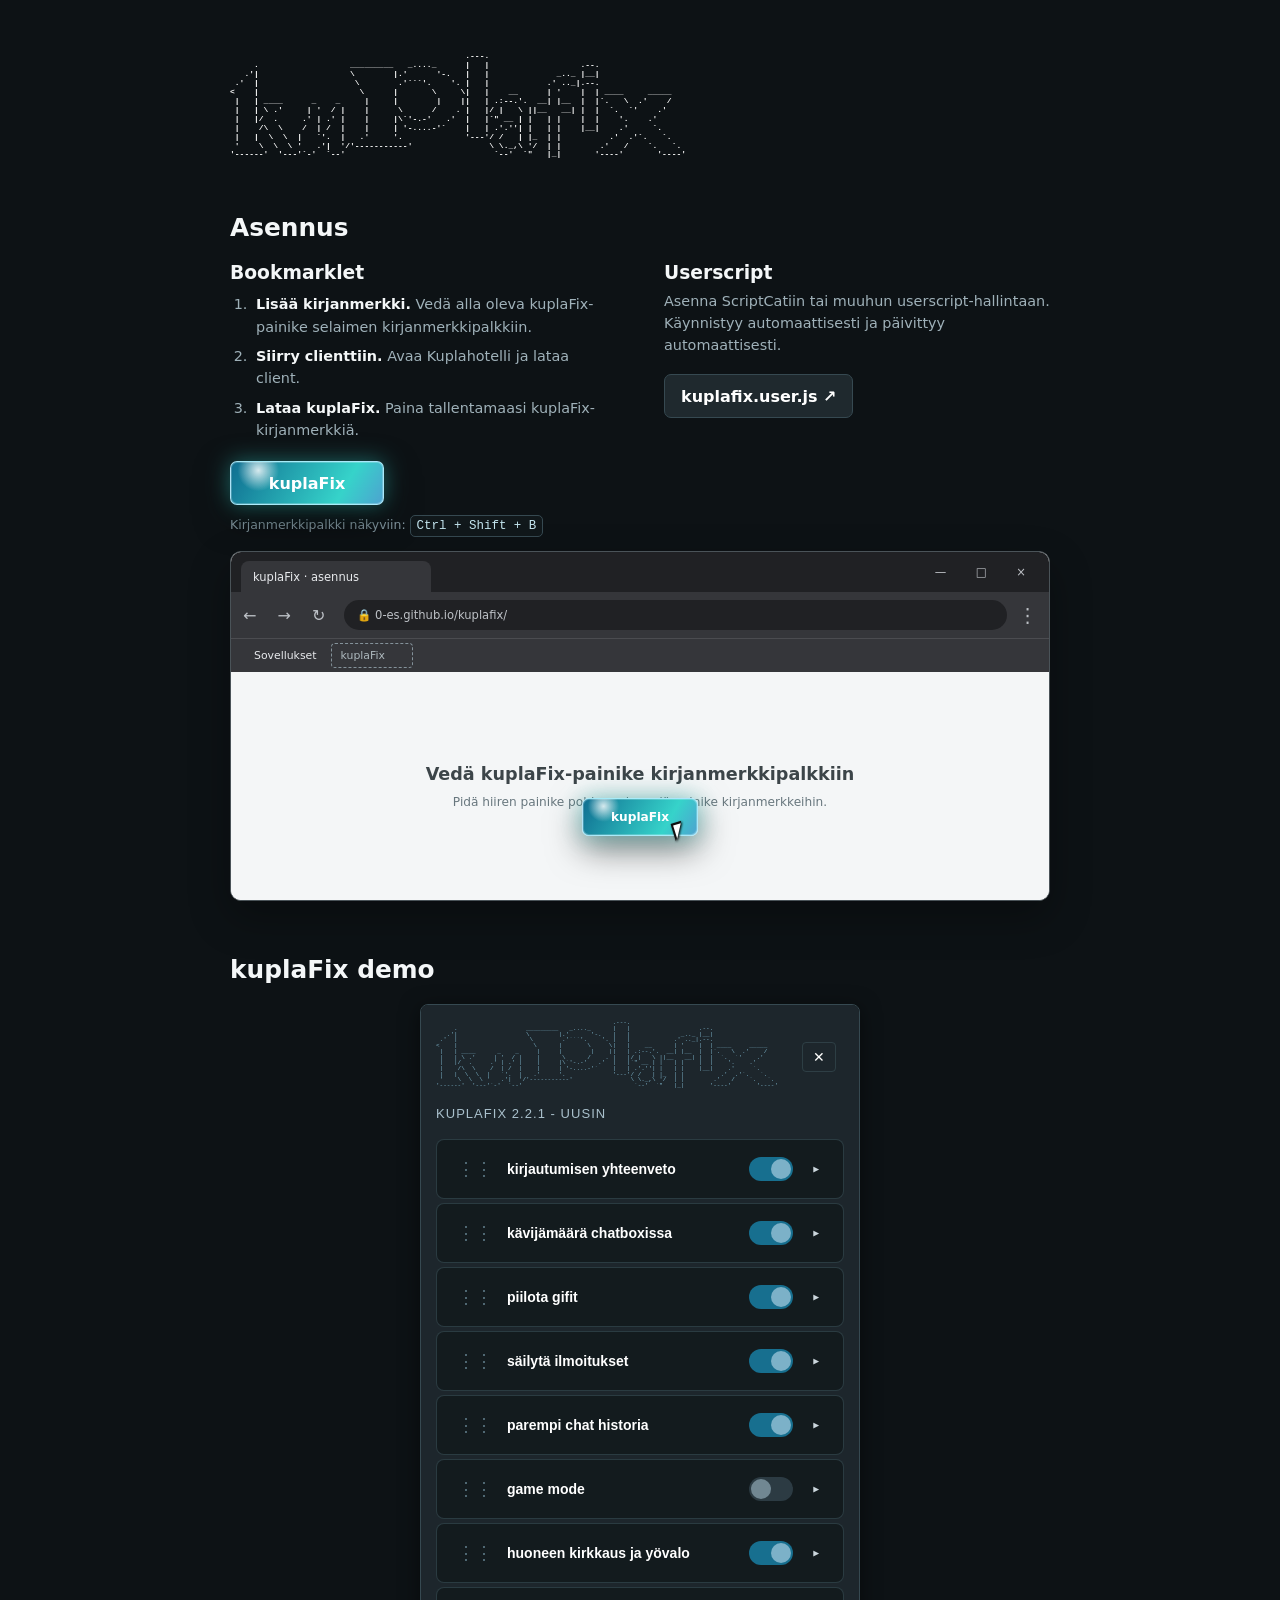
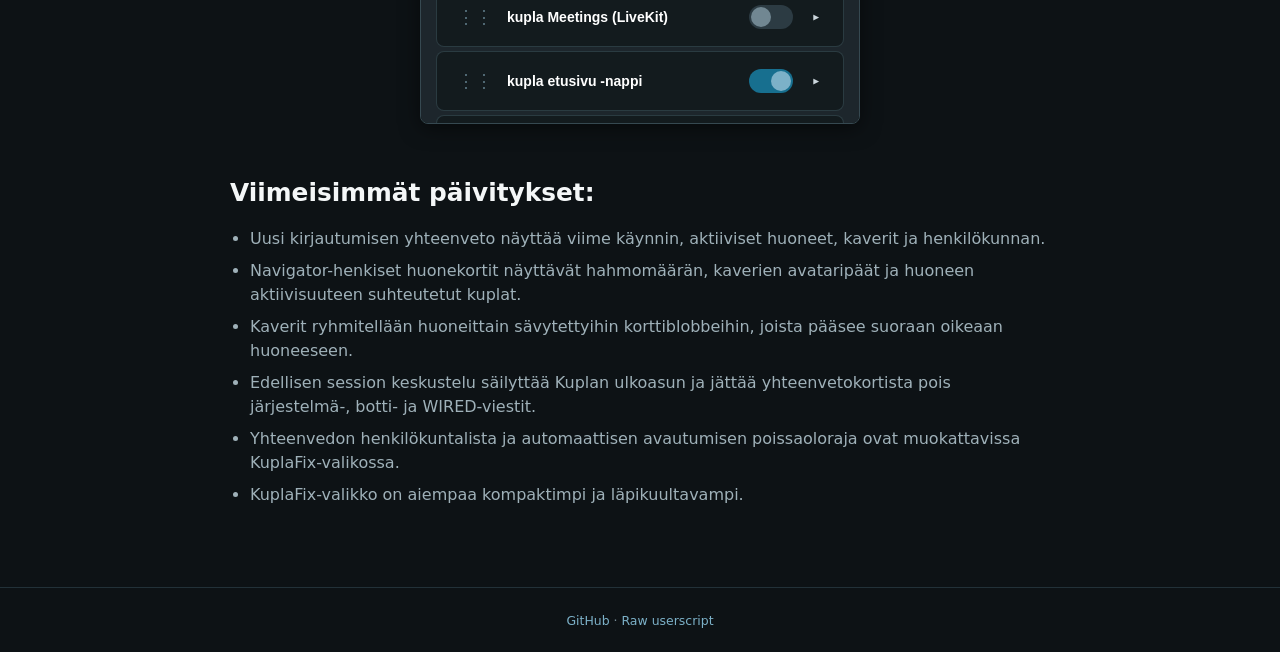
<file: index.html>
<!doctype html>
<html lang="fi">
<head>
  <meta charset="utf-8">
  <meta name="viewport" content="width=device-width, initial-scale=1">
  <meta name="theme-color" content="#0d1215">
  <title>kuplaFix · asennus</title>
  <link rel="stylesheet" href="./kuplafix-menu.css">
  <style>
    :root {
      color-scheme: dark;
      --bg: #0d1215;
      --panel: #1f292e;
      --panel-dark: #141b1f;
      --border: #364951;
      --text: #f4f7f8;
      --muted: #9fb1b9;
      --primary: #176f8f;
      --accent: #7cb1c8;
      font-family: Inter, system-ui, -apple-system, BlinkMacSystemFont, "Segoe UI", sans-serif;
    }

    * { box-sizing: border-box; }
    body { margin: 0; min-width: 320px; background: var(--bg); color: var(--text); }
    a { color: inherit; }
    main { width: min(820px, calc(100% - 32px)); margin: 0 auto; padding: 52px 0 72px; }
    .site-logo { margin: 0; overflow: visible; color: #fff; }
    .site-logo span { display: block; margin: 0; color: #fff; font: 700 clamp(5px, .78vw, 8px)/1.12 "Courier New", Courier, monospace; letter-spacing: 0; white-space: pre; }
    h2 { margin: 54px 0 20px; font-size: 1.55rem; }
    h3 { margin: 0; }
    code { padding: 3px 6px; border: 1px solid var(--border); border-radius: 5px; background: #11181b; color: #c4e5ef; }

    .install-options { display: grid; grid-template-columns: 1fr 1fr; gap: 48px; }
    .install-option { padding: 0; border: 0; background: transparent; }
    .install-option p { min-height: 48px; margin: 8px 0 18px; color: var(--muted); font-size: .9rem; line-height: 1.5; }
    .install-steps { margin: 10px 0 20px; padding-left: 22px; color: var(--muted); font-size: .9rem; line-height: 1.55; }
    .install-steps li { margin: 7px 0; padding-left: 4px; }
    .install-steps strong { color: var(--text); }
    .button { min-height: 44px; display: inline-flex; align-items: center; justify-content: center; padding: 0 16px; border: 1px solid var(--border); border-radius: 7px; background: var(--panel); color: white; font-weight: 750; text-decoration: none; }
    .button:hover { border-color: var(--accent); }
    .button-primary { border-color: var(--primary); background: var(--primary); }
    .bookmarklet {
      position: relative;
      isolation: isolate;
      min-width: 154px;
      overflow: hidden;
      border-color: rgba(180, 240, 255, .9);
      background:
        radial-gradient(circle at 18% 20%, rgba(255,255,255,.82), transparent 16%),
        linear-gradient(120deg, #0f6e91, #36d3ca 28%, #7257d9 55%, #ec4c9a 77%, #1687a8);
      background-size: 100% 100%, 260% 260%;
      box-shadow: 0 0 0 1px rgba(255,255,255,.22) inset, 0 0 22px rgba(52,210,205,.45), 0 12px 34px rgba(0,0,0,.55);
      cursor: grab;
      user-select: none;
      transform: translateZ(0);
      animation: bookmark-holo 4.5s ease-in-out infinite;
    }
    .bookmarklet::before,
    .moving-bookmark::before {
      content: "";
      position: absolute;
      z-index: -1;
      left: 50%;
      top: 50%;
      width: 340%;
      aspect-ratio: 1;
      background: conic-gradient(from 90deg, transparent, rgba(255,255,255,.8), transparent 18%, rgba(97,255,224,.75), transparent 38%, rgba(255,91,203,.75), transparent 62%);
      mix-blend-mode: color-dodge;
      animation: holo-spin 5s linear infinite;
    }
    .bookmarklet::after,
    .moving-bookmark::after {
      content: "";
      position: absolute;
      inset: 0;
      background: linear-gradient(105deg, transparent 20%, rgba(255,255,255,.8) 43%, transparent 58%);
      transform: translateX(-140%);
      animation: holo-sweep 2.8s ease-in-out infinite;
    }
    .bookmarklet:hover { border-color: white; transform: translateY(-3px) scale(1.06) rotate(-1deg); filter: saturate(1.25); }
    .bookmarklet:active { cursor: grabbing; }
    .install-note { margin: 12px 0 0; color: #82969f; font-size: .78rem; }

    .browser {
      position: relative;
      height: 350px;
      margin-top: 18px;
      overflow: hidden;
      border: 1px solid #4a5358;
      border-radius: 11px;
      background: #fff;
      box-shadow: 0 16px 42px rgba(0, 0, 0, .3);
    }
    .tab-strip { height: 40px; display: flex; align-items: end; padding: 0 10px; background: #202124; }
    .browser-tab { width: 190px; height: 31px; display: flex; align-items: center; gap: 8px; padding: 0 12px; border-radius: 8px 8px 0 0; background: #35363a; color: #e8eaed; font-size: .72rem; }
    .window-controls { margin-left: auto; align-self: center; color: #bdc1c6; font-size: .72rem; letter-spacing: 13px; }
    .toolbar { height: 46px; display: flex; align-items: center; gap: 11px; padding: 0 12px; background: #35363a; color: #bdc1c6; }
    .nav-icons { font-size: 1rem; letter-spacing: 8px; white-space: nowrap; }
    .address { flex: 1; height: 30px; display: flex; align-items: center; padding: 0 13px; border-radius: 16px; background: #202124; color: #bdc1c6; font-size: .72rem; }
    .menu-dots { font-size: 1.2rem; }
    .bookmarks { height: 34px; display: flex; align-items: center; gap: 5px; padding: 0 14px; border-top: 1px solid #4b4c50; background: #35363a; color: #e8eaed; }
    .browser-bookmark { height: 25px; display: inline-flex; align-items: center; padding: 0 9px; border-radius: 4px; font-size: .68rem; }
    .browser-bookmark.target { min-width: 82px; border: 1px dashed #84929a; color: #aeb9be; }
    .fake-page { height: 230px; display: grid; place-items: center; background: #f4f6f7; color: #3c4549; text-align: center; }
    .fake-page strong { display: block; margin-bottom: 7px; font-size: 1.1rem; }
    .fake-page span { font-size: .76rem; color: #68777e; }
    .moving-bookmark {
      position: absolute;
      z-index: 4;
      isolation: isolate;
      left: 50%;
      top: 246px;
      width: 116px;
      height: 38px;
      display: grid;
      place-items: center;
      overflow: hidden;
      border: 1px solid rgba(180, 240, 255, .9);
      border-radius: 7px;
      background:
        radial-gradient(circle at 18% 20%, rgba(255,255,255,.82), transparent 16%),
        linear-gradient(120deg, #0f6e91, #36d3ca 28%, #7257d9 55%, #ec4c9a 77%, #1687a8);
      background-size: 100% 100%, 260% 260%;
      box-shadow: 0 0 0 1px rgba(255,255,255,.22) inset, 0 0 22px rgba(52,210,205,.45), 0 12px 34px rgba(0,0,0,.55);
      color: #fff;
      font-size: .76rem;
      font-weight: 850;
      transform: translateX(-50%);
      animation: bookmark-drag 4.2s cubic-bezier(.64, 0, .36, 1) infinite, bookmark-holo 4.5s ease-in-out infinite;
    }
    .mouse-pointer { position: absolute; z-index: 5; left: calc(50% + 33px); top: 270px; width: 17px; height: 23px; filter: drop-shadow(1px 1px 1px #000); animation: pointer-drag 4.2s cubic-bezier(.64, 0, .36, 1) infinite; }
    .mouse-pointer::before { content: ""; position: absolute; border-top: 18px solid #111; border-right: 11px solid transparent; transform: rotate(-17deg); }
    .mouse-pointer::after { content: ""; position: absolute; left: 2px; top: 2px; border-top: 14px solid white; border-right: 8px solid transparent; transform: rotate(-17deg); }

    @keyframes bookmark-drag {
      0%, 14% { left: 50%; top: 246px; transform: translateX(-50%) scale(1); opacity: 1; }
      21% { transform: translateX(-50%) scale(.96); }
      58%, 80% { left: 28%; top: 91px; transform: translateX(-50%) scale(.72); opacity: 1; }
      86% { left: 28%; top: 91px; transform: translateX(-50%) scale(.72); opacity: 0; }
      87%, 100% { left: 50%; top: 246px; transform: translateX(-50%) scale(1); opacity: 0; }
    }
    @keyframes pointer-drag {
      0%, 10% { left: calc(50% + 33px); top: 270px; opacity: 0; }
      17% { opacity: 1; }
      58%, 80% { left: calc(28% + 29px); top: 108px; opacity: 1; }
      86%, 100% { left: calc(28% + 29px); top: 108px; opacity: 0; }
    }
    @keyframes bookmark-holo { 0%,100% { background-position:0 0,0% 50%; } 50% { background-position:0 0,100% 50%; box-shadow:0 0 0 1px rgba(255,255,255,.3) inset,0 0 34px rgba(111,226,255,.68),0 15px 38px rgba(0,0,0,.62); } }
    @keyframes holo-spin {
      from { transform:translate(-50%,-50%) rotate(0deg); }
      to { transform:translate(-50%,-50%) rotate(360deg); }
    }
    @keyframes holo-sweep { 0%,25% { transform:translateX(-140%); } 60%,100% { transform:translateX(140%); } }

    .feature-rail { position:fixed; z-index:0; left:max(18px,calc(45vw - 640px)); top:0; bottom:0; width:210px; overflow:hidden; opacity:.14; pointer-events:none; mask-image:linear-gradient(transparent 0,#000 12%,#000 88%,transparent 100%); }
    .feature-rail-track { display:flex; flex-direction:column; animation:feature-scroll 46s linear infinite; will-change:transform; }
    .feature-rail-list { display:flex; flex:none; flex-direction:column; gap:18px; margin:0; padding:30px 0; list-style:none; color:#b9dce8; font-size:.82rem; font-weight:750; letter-spacing:.025em; line-height:1.3; text-transform:lowercase; }
    @keyframes feature-scroll { to { transform:translateY(-50%); } }

    .menu-preview { position:relative; display:flex; justify-content:center; align-items:flex-start; overflow:visible; }
    .menu-preview .kuplafix-menu { position:relative !important; inset:auto !important; top:auto !important; left:auto !important; transform:none !important; margin:0 !important; max-height:720px !important; width:min(440px,100%) !important; }
    .menu-preview .kuplafix-menu-header, .menu-preview .kuplafix-drag-handle { cursor:default !important; }
    .changes { margin: 0; padding-left: 20px; color: var(--muted); }
    .changes li { margin: 8px 0; line-height: 1.5; }
    footer { padding: 25px 0; border-top: 1px solid #223138; color: #778b94; font-size: .78rem; text-align: center; }
    footer a { color: var(--accent); text-decoration: none; }

    @media (prefers-reduced-motion: reduce) {
      .bookmarklet, .bookmarklet::before, .bookmarklet::after, .moving-bookmark::before, .moving-bookmark::after, .feature-rail-track { animation:none; }
      .moving-bookmark { animation: none; left: 28%; top: 91px; transform: translateX(-50%) scale(.72); }
      .mouse-pointer { display: none; }
    }
    @media (max-width: 1280px) { .feature-rail { display:none; } }
    @media (max-width: 660px) {
      main { padding-top: 36px; }
      .install-options { grid-template-columns: 1fr; }
      .browser { height: 310px; }
      .fake-page { height: 190px; }
      .moving-bookmark { top: 220px; }
      .window-controls { display: none; }
      @keyframes bookmark-drag {
        0%, 14% { left: 50%; top: 220px; transform: translateX(-50%) scale(1); opacity: 1; }
        21% { transform: translateX(-50%) scale(.96); }
        58%, 80% { left: 35%; top: 91px; transform: translateX(-50%) scale(.72); opacity: 1; }
        86% { left: 35%; top: 91px; transform: translateX(-50%) scale(.72); opacity: 0; }
        87%, 100% { left: 50%; top: 220px; transform: translateX(-50%) scale(1); opacity: 0; }
      }
    }
  </style>
</head>
<body>
  <aside class="feature-rail" aria-hidden="true">
    <div class="feature-rail-track">
      <ul class="feature-rail-list">
        <li>kirjautumisen yhteenveto</li><li>näe aktiiviset huoneet heti</li><li>löydä kaverit huoneistaan</li><li>jatka edellisen session keskustelusta</li><li>näe paikalla oleva henkilökunta</li><li>viestihistoria joka ei katoa</li><li>palaa vanhoihin viesteihin</li><li>chat-historia suodattimet</li><li>kävijämäärä aina näkyvissä</li><li>ilmoitukset omilla ehdoillasi</li><li>tärkeät ilmoitukset pysyvät näkyvissä</li><li>clientin kirkkauden säädin</li><li>yövalo overlay huoneisiin</li><li>hahmon ohjaus WASD-näppäimillä</li><li>ääniviestit</li><li>puhekanavat clientin sisällä</li><li>näytönjako ilman erillistä sovellusta</li><li>selaa etusivua poistumatta clientistä</li><li>vie chat ponnahdusikkunaan</li><li>tilastot suoraan clientissä</li><li>automaattinen lotto</li><li>vähemmän lagia clientissä</li><li>clientin lukitut asetukset muokattaviksi</li><li>luo ja jaa makroja</li><li>toistuvat toiminnot automaattisiksi</li><li>rajattomasti omia automaatioita</li><li>kaikki ominaisuudet säädettävissä</li><li>omat asetukset</li><li>enemmän Kuplaa suoraan clientissä</li>
      </ul>
    </div>
  </aside>
  <main>
    <h1 class="site-logo" aria-label="kuplaFix"><span aria-hidden="true">                                                 .---.
     .                   _________   _...._      |   |                   .--.
   .'|                   \        |.'      '-.   |   |              _.._ |__|
 .'  |                    \        .'```'.    '. |   |            .' .._|.--.
&lt;    |                     \      |       \     \|   |    __      | '    |  | ____     _____
 |   | ____      _    _     |     |        |    ||   | .:--.'.  __| |__  |  |`.   \  .'    /
 |   | \ .'     | '  / |    |      \      /    . |   |/ |   \ ||__   __| |  |  `.  `'    .'
 |   |/  .     .' | .' |    |     |\`'-.-'   .'  |   |`" __ | |   | |    |  |    '.    .'
 |    /\  \    /  | /  |    |     | '-....-'`    |   | .'.''| |   | |    |__|    .'     `.
 |   |  \  \  |   `'.  |   .'     '.             '---'/ /   | |_  | |          .'  .'`.   `.
 '    \  \  \ '   .'|  '/'-----------'                \ \._,\ '/  | |        .'   /    `.   `.
'------'  '---'`-'  `--'                               `--'  `"   |_|       '----'       '----'</span></h1>
    <section id="asennus">
      <h2>Asennus</h2>
      <div class="install-options">
        <article class="install-option">
          <h3>Bookmarklet</h3>
          <ol class="install-steps">
            <li><strong>Lisää kirjanmerkki.</strong> Vedä alla oleva kuplaFix-painike selaimen kirjanmerkkipalkkiin.</li>
            <li><strong>Siirry clienttiin.</strong> Avaa Kuplahotelli ja lataa client.</li>
            <li><strong>Lataa kuplaFix.</strong> Paina tallentamaasi kuplaFix-kirjanmerkkiä.</li>
          </ol>
          <a id="kuplafix-bookmarklet" class="button button-primary bookmarklet" href="javascript:(()=>{if(!/(^|\.)kuplahotelli\.com$/i.test(location.hostname)){alert('Avaa ensin Kuplahotelli ja peliclientti.');return;}if(window.__KUPLAFIX_LOADING__||window.__kuplafix_singleton__){alert('kuplaFix on jo käytössä tai latautumassa tällä sivulla.');return;}window.__KUPLAFIX_LOADING__=true;window.__KUPLAFIX_BOOKMARKLET_BOOT__=true;const s=document.createElement('script');const done=()=>{window.__KUPLAFIX_LOADING__=false;s.remove();};s.src='https://0-es.github.io/kuplafix/kuplafix.user.js?v=2.2.1';s.onload=done;s.onerror=()=>{window.__KUPLAFIX_LOADING__=false;window.__KUPLAFIX_BOOKMARKLET_BOOT__=undefined;s.remove();alert('kuplaFixin lataaminen epäonnistui. Tarkista verkkoyhteys ja yritä uudelleen.');};document.documentElement.appendChild(s);})();">kuplaFix</a>
          <div class="install-note">Kirjanmerkkipalkki näkyviin: <code>Ctrl + Shift + B</code></div>
        </article>
        <article class="install-option">
          <h3>Userscript</h3>
          <p>Asenna ScriptCatiin tai muuhun userscript-hallintaan. Käynnistyy automaattisesti ja päivittyy automaattisesti.</p>
          <a class="button" href="https://raw.githubusercontent.com/0-es/kuplafix/main/kuplafix.user.js">kuplafix.user.js ↗</a>
        </article>
      </div>

      <div class="browser" aria-label="Animaatio bookmarkletin vetämisestä selaimen kirjanmerkkipalkkiin">
        <div class="tab-strip"><div class="browser-tab">kuplaFix · asennus</div><div class="window-controls">— □ ×</div></div>
        <div class="toolbar"><div class="nav-icons">← → ↻</div><div class="address">🔒 0-es.github.io/kuplafix/</div><div class="menu-dots">⋮</div></div>
        <div class="bookmarks"><div class="browser-bookmark">Sovellukset</div><div class="browser-bookmark target">kuplaFix</div></div>
        <div class="fake-page"><div><strong>Vedä kuplaFix-painike kirjanmerkkipalkkiin</strong><span>Pidä hiiren painike pohjassa ja vedä painike kirjanmerkkeihin.</span></div></div>
        <div class="moving-bookmark">kuplaFix</div><div class="mouse-pointer" aria-hidden="true"></div>
      </div>
    </section>

    <section id="ominaisuudet">
      <h2>kuplaFix demo</h2>
      <div class="menu-preview">

<div class="kuplafix-menu" id="kuplafix-menu" style="transform: translate(0px, 0px); inset: 61px auto auto 151px;">
        <div class="kuplafix-menu-header" data-kuplafix-drag-handle="" style="cursor: move;">
          <pre class="kuplafix-menu-ascii">
                                                 .---.
     .                   _________   _...._      |   |                   .--.
   .'|                   \        |.'      '-.   |   |              _.._ |__|
 .'  |                    \        .'```'.    '. |   |            .' .._|.--.
&lt;    |                     \      |       \     \|   |    __      | '    |  | ____     _____
 |   | ____      _    _     |     |        |    ||   | .:--.'.  __| |__  |  |`.   \  .'    /
 |   | \ .'     | '  / |    |      \      /    . |   |/ |   \ ||__   __| |  |  `.  `'    .'
 |   |/  .     .' | .' |    |     |\`'-.-'   .'  |   |`" __ | |   | |    |  |    '.    .'
 |    /\  \    /  | /  |    |     | '-....-'`    |   | .'.''| |   | |    |__|    .'     `.
 |   |  \  \  |   `'.  |   .'     '.             '---'/ /   | |_  | |          .'  .'`.   `.
 '    \  \  \ '   .'|  '/'-----------'                \ \._,\ '/  | |        .'   /    `.   `.
'------'  '---'`-'  `--'                               `--'  `"   |_|       '----'       '----'
  </pre>
          <button class="kuplafix-close-btn" id="kuplafix-close-btn" aria-label="Sulje asetukset">✕</button>
        </div>
        <div class="kuplafix-menu-subtitle">kuplaFix 2.2.1 - uusin</div>

        <div class="kuplafix-features-list">

        <div class="kuplafix-feature-card collapsed" data-feature="welcome-summary">
          <div class="kuplafix-feature-header">
            <div class="kuplafix-drag-handle" title="Raahaa muuttaaksesi järjestystä">⋮⋮</div>
            <div class="kuplafix-feature-title-row">
              <div class="kuplafix-feature-title">kirjautumisen yhteenveto</div>
            </div>
            <div class="kuplafix-header-controls">
              <label class="kuplafix-toggle" title="Ota ominaisuus käyttöön tai pois">
                <input type="checkbox" id="kf-welcome-summary" checked="">
                <span class="kuplafix-toggle-slider"></span>
              </label>
              <button class="kuplafix-minimize-btn" title="Laajenna">▼</button>
            </div>
          </div>
          <div class="kuplafix-feature-content">
            <div class="kuplafix-feature-description">Näytä sisään tullessa aktiiviset huoneet, kaverit, edellisen session keskustelu ja paikalla oleva henkilökunta.</div>
            <div class="kuplafix-feature-actions-row"><button class="kuplafix-btn-secondary" id="kuplafix-options-welcome-summary">Asetukset</button><button class="kuplafix-btn-secondary" id="kuplafix-open-welcome-summary">Avaa nyt</button></div>
            <div class="kuplafix-feature-status">Avautuu määritetyn poissaoloajan jälkeen.</div>
          </div>
        </div>

        <div class="kuplafix-feature-card collapsed" data-feature="online-count">
          <div class="kuplafix-feature-header">
            <div class="kuplafix-drag-handle" title="Raahaa muuttaaksesi järjestystä">⋮⋮</div>
            <div class="kuplafix-feature-title-row">
              <div class="kuplafix-feature-title">kävijämäärä chatboxissa</div>
            </div>
            <div class="kuplafix-header-controls">


              <label class="kuplafix-toggle" title="Ota ominaisuus käyttöön tai pois">
                <input type="checkbox" id="kf-online-count" checked="">
                <span class="kuplafix-toggle-slider"></span>
              </label>

              <button class="kuplafix-minimize-btn" title="Laajenna">▼</button>
            </div>
          </div>
          <div class="kuplafix-feature-content">
            <div class="kuplafix-feature-description">Näytä monta hahmoa on paikalla chatboxissa ja päivitä lukema automaattisesti.</div>
            <div class="kuplafix-feature-actions-row"><button class="kuplafix-btn-secondary" id="kuplafix-options-online-count" title="Muuta päivitysväliä">Asetukset</button></div>
            <div class="kuplafix-feature-body">

            <div class="kuplafix-feature-options-panel" id="kuplafix-panel-online-count">
              <form class="kuplafix-options-form" id="kuplafix-form-online-count">
                <label for="kuplafix-interval-input" class="kuplafix-options-label">Päivitysväli (sekunteina)</label>
                <div class="kuplafix-options-row">
                  <input type="number" min="5" id="kuplafix-interval-input" class="kuplafix-options-input" value="60">
                </div>
              </form>
            </div>
            <div class="kuplafix-feature-status-row">
              <div class="kuplafix-feature-status" data-role="interval-label">Päivitysväli: 60 s</div>
            </div>

            </div>
          </div>
        </div>

        <div class="kuplafix-feature-card collapsed" data-feature="gif-blocker">
          <div class="kuplafix-feature-header">
            <div class="kuplafix-drag-handle" title="Raahaa muuttaaksesi järjestystä">⋮⋮</div>
            <div class="kuplafix-feature-title-row">
              <div class="kuplafix-feature-title">piilota gifit</div>
            </div>
            <div class="kuplafix-header-controls">


              <label class="kuplafix-toggle" title="Ota ominaisuus käyttöön tai pois">
                <input type="checkbox" id="kf-gif-blocker" checked="">
                <span class="kuplafix-toggle-slider"></span>
              </label>

              <button class="kuplafix-minimize-btn" title="Laajenna">▼</button>
            </div>
          </div>
          <div class="kuplafix-feature-content">
            <div class="kuplafix-feature-description">salli valituilta käyttäjiltä, näytä spoiler tai estä viestit kokonaan.</div>
            <div class="kuplafix-feature-actions-row"><button class="kuplafix-btn-secondary" id="kuplafix-options-gif-blocker" title="Hallitse estoja">Hallitse</button></div>
            <div class="kuplafix-feature-body">

            <div class="kuplafix-feature-options-panel" id="kuplafix-panel-gif-blocker">
              <form class="kuplafix-options-form" id="kuplafix-form-gif-blocker">
                <div style="margin-bottom: 8px;">
                  <label class="kuplafix-options-label">Estotapa:</label>
                  <select id="kuplafix-gif-mode-select" class="kuplafix-select">
                    <option value="spoiler" selected="">Spoiler (näytä klikkaamalla)</option>
                    <option value="allow-selected">Salli vain valituilta</option>
                    <option value="block-all">Estä kaikki GIF-viestit</option>
                  </select>
                </div>
                <div id="kuplafix-gif-allow-section">
                  <label for="kuplafix-gif-username-input" class="kuplafix-options-label">Sallittu käyttäjä</label>
                  <div class="kuplafix-options-row">
                    <input type="text" id="kuplafix-gif-username-input" class="kuplafix-options-input" placeholder="Käyttäjänimi">
                    <button type="submit" class="kuplafix-btn">Lisää</button>
                  </div>
                  <div id="kuplafix-gif-whitelist-list" class="kuplafix-whitelist-list"></div>
                </div>
              </form>
            </div>
            <div class="kuplafix-feature-status" data-role="gif-status">Sallitut: Ei ketään</div>

            </div>
          </div>
        </div>

        <div class="kuplafix-feature-card collapsed" data-feature="bubble-alerts">
          <div class="kuplafix-feature-header">
            <div class="kuplafix-drag-handle" title="Raahaa muuttaaksesi järjestystä">⋮⋮</div>
            <div class="kuplafix-feature-title-row">
              <div class="kuplafix-feature-title">säilytä ilmoitukset</div>
            </div>
            <div class="kuplafix-header-controls">


              <label class="kuplafix-toggle" title="Ota ominaisuus käyttöön tai pois">
                <input type="checkbox" id="kf-bubble-alerts" checked="">
                <span class="kuplafix-toggle-slider"></span>
              </label>

              <button class="kuplafix-minimize-btn" title="Laajenna">▼</button>
            </div>
          </div>
          <div class="kuplafix-feature-content">
            <div class="kuplafix-feature-description">valitse mitkä ilmoitukset pysyvät näkyvillä ja mitkä katoavat normaalisti (8s).</div>
            <div class="kuplafix-feature-actions-row"><button class="kuplafix-btn-secondary" id="kuplafix-options-bubble-alerts" title="Muuta ilmoitusasetuksia">Asetukset</button></div>
            <div class="kuplafix-feature-body">

            <div class="kuplafix-feature-options-panel" id="kuplafix-panel-bubble-alerts">
              <form class="kuplafix-options-form" id="kuplafix-form-bubble-alerts">
                <label class="kuplafix-options-label">
                  <input type="checkbox" id="kuplafix-alert-timestamp" checked="">
                  Näytä ilmoituksissa aikaleima
                </label>

                <label class="kuplafix-options-label" style="margin-top: 12px;">Valitse säilytettävät ilmoitustyypit:</label>
                <div id="kuplafix-alert-types" style="display: flex; flex-direction: column; gap: 6px; margin-top: 6px;">

                    <label style="display: flex; align-items: center; gap: 8px; font-size: 12px; cursor: pointer;">
                      <input type="checkbox" class="kuplafix-alert-type-checkbox" data-type="friendonline" checked="">
                      <span>Kaveri online</span>
                    </label>

                    <label style="display: flex; align-items: center; gap: 8px; font-size: 12px; cursor: pointer;">
                      <input type="checkbox" class="kuplafix-alert-type-checkbox" data-type="friendoffline">
                      <span>Kaveri offline</span>
                    </label>

                    <label style="display: flex; align-items: center; gap: 8px; font-size: 12px; cursor: pointer;">
                      <input type="checkbox" class="kuplafix-alert-type-checkbox" data-type="respect">
                      <span>Respektit</span>
                    </label>

                    <label style="display: flex; align-items: center; gap: 8px; font-size: 12px; cursor: pointer;">
                      <input type="checkbox" class="kuplafix-alert-type-checkbox" data-type="achievement">
                      <span>Saavutukset</span>
                    </label>

                    <label style="display: flex; align-items: center; gap: 8px; font-size: 12px; cursor: pointer;">
                      <input type="checkbox" class="kuplafix-alert-type-checkbox" data-type="gift" checked="">
                      <span>Lahjat</span>
                    </label>

                    <label style="display: flex; align-items: center; gap: 8px; font-size: 12px; cursor: pointer;">
                      <input type="checkbox" class="kuplafix-alert-type-checkbox" data-type="currencies">
                      <span>Valuutat</span>
                    </label>

                </div>
              </form>
            </div>
            <div class="kuplafix-feature-status-row">
              <div class="kuplafix-feature-status" data-role="alert-status" style="white-space: pre-line;">
                Näytä aikaleima: ✓
Pysyvät: Online, Merkit, Lahjat
              </div>
            </div>

            </div>
          </div>
        </div>

        <div class="kuplafix-feature-card collapsed" data-feature="chat-history">
          <div class="kuplafix-feature-header">
            <div class="kuplafix-drag-handle" title="Raahaa muuttaaksesi järjestystä">⋮⋮</div>
            <div class="kuplafix-feature-title-row">
              <div class="kuplafix-feature-title">parempi chat historia</div>
            </div>
            <div class="kuplafix-header-controls">


              <label class="kuplafix-toggle" title="Ota ominaisuus käyttöön tai pois">
                <input type="checkbox" id="kf-chat-history" checked="">
                <span class="kuplafix-toggle-slider"></span>
              </label>

              <button class="kuplafix-minimize-btn" title="Laajenna">▼</button>
            </div>
          </div>
          <div class="kuplafix-feature-content">
            <div class="kuplafix-feature-description">tallenna chattiviestit välimuistiin ja paranna chat-ikkunan käytettävyyttä.</div>
            <div class="kuplafix-feature-actions-row"><button class="kuplafix-btn-secondary" id="kuplafix-options-chat-history" title="Muuta välimuistin asetuksia">Asetukset</button></div>
            <div class="kuplafix-feature-body">

            <div class="kuplafix-feature-options-panel" id="kuplafix-panel-chat-history">
              <form class="kuplafix-options-form" id="kuplafix-form-chat-history">
                <label for="kuplafix-chat-size-input" class="kuplafix-options-label">Välimuistin koko (viestejä)</label>
                <div class="kuplafix-options-row">
                  <input type="number" min="100" max="5000" id="kuplafix-chat-size-input" class="kuplafix-options-input" value="1000">
                </div>

                <label for="kuplafix-chat-expiry-input" class="kuplafix-options-label" style="margin-top: 8px;">Vanhenemisaika (päivää)</label>
                <div class="kuplafix-options-row">
                  <input type="number" min="1" max="30" id="kuplafix-chat-expiry-input" class="kuplafix-options-input" value="7">
                </div>

                <div class="kuplafix-options-buttons" style="margin-top: 12px;">
                  <button type="button" class="kuplafix-btn" id="kuplafix-clear-chat-btn" style="background: #c0392b;">Tyhjennä välimuisti</button>
                </div>
              </form>
            </div>
            <div class="kuplafix-feature-status-row">
              <div class="kuplafix-feature-status" data-role="chat-status">
                Viestejä: max 1000<br>
                Vanhentuu: 7 päivässä
              </div>
            </div>

            </div>
          </div>
        </div>

        <div class="kuplafix-feature-card collapsed" data-feature="game-mode">
          <div class="kuplafix-feature-header">
            <div class="kuplafix-drag-handle" title="Raahaa muuttaaksesi järjestystä">⋮⋮</div>
            <div class="kuplafix-feature-title-row">
              <div class="kuplafix-feature-title">game mode</div>
            </div>
            <div class="kuplafix-header-controls">


              <label class="kuplafix-toggle" title="Ota ominaisuus käyttöön tai pois">
                <input type="checkbox" id="kf-game-mode">
                <span class="kuplafix-toggle-slider"></span>
              </label>

              <button class="kuplafix-minimize-btn" title="Laajenna">▼</button>
            </div>
          </div>
          <div class="kuplafix-feature-content">
            <div class="kuplafix-feature-description">ohjaa hahmoa WASD-näppäimillä ja lähetä muut kirjaimet tai numerot heti yhden merkin viesteinä.</div>
            <div class="kuplafix-feature-actions-row"><button class="kuplafix-btn-secondary" id="kuplafix-options-game-mode" title="Muuta Game mode -asetuksia">Asetukset</button></div>
            <div class="kuplafix-feature-body">

            <div class="kuplafix-feature-options-panel" id="kuplafix-panel-game-mode">
              <form class="kuplafix-options-form" id="kuplafix-form-game-mode">
                <label for="kuplafix-game-mode-wasd" class="kuplafix-options-label">WASD-toiminto</label>
                <div class="kuplafix-options-row">
                  <select id="kuplafix-game-mode-wasd" class="kuplafix-options-input">
                    <option value="movement">Liikkuminen</option>
                    <option value="chat" selected="">Pikaviestit</option>
                  </select>
                </div>
                <label for="kuplafix-game-mode-key" class="kuplafix-options-label" style="margin-top:8px;">Game moden väliaikainen pikanäppäin</label>
                <div class="kuplafix-options-row">
                  <input type="text" id="kuplafix-game-mode-key" class="kuplafix-options-input" readonly="" value="" placeholder="Paina näppäintä" data-bound-key=".">
                </div>
                <div style="font-size:10px; color:#9fb6c1; margin-top:4px;">Aktivoi kenttä ja paina haluamaasi näppäintä. Backspace poistaa sidonnan.</div>
              </form>
            </div>
            <div class="kuplafix-feature-status-row">
              <div class="kuplafix-feature-status" data-role="game-mode-status">
                WASD: pikaviestit · Pikanäppäin: .
              </div>
            </div>

            </div>
          </div>
        </div>

        <div class="kuplafix-feature-card collapsed" data-feature="room-lighting">
          <div class="kuplafix-feature-header">
            <div class="kuplafix-drag-handle" title="Raahaa muuttaaksesi järjestystä">⋮⋮</div>
            <div class="kuplafix-feature-title-row">
              <div class="kuplafix-feature-title">huoneen kirkkaus ja yövalo</div>
            </div>
            <div class="kuplafix-header-controls">


              <label class="kuplafix-toggle" title="Ota ominaisuus käyttöön tai pois">
                <input type="checkbox" id="kf-room-lighting" checked="">
                <span class="kuplafix-toggle-slider"></span>
              </label>

              <button class="kuplafix-minimize-btn" title="Laajenna">▼</button>
            </div>
          </div>
          <div class="kuplafix-feature-content">
            <div class="kuplafix-feature-description">säädä kirkkautta ja lisää lämmin päivänvalo -yövalo (sinivalon vähennys).</div>
            <div class="kuplafix-feature-actions-row"><button class="kuplafix-btn-secondary" id="kuplafix-options-room-lighting" title="Kirkkaus ja värilämpötila">Asetukset</button></div>
            <div class="kuplafix-feature-body">

            <div class="kuplafix-feature-options-panel" id="kuplafix-panel-room-lighting">
              <form class="kuplafix-options-form" id="kuplafix-form-room-lighting">
                <label class="kuplafix-options-label">Kirkkaus</label>
                <div class="kuplafix-options-row" style="align-items: center;">
                  <input type="range" min="0.1" max="1.5" step="0.01" id="kuplafix-room-brightness-range" class="kuplafix-range" value="0.90">
                  <input type="number" min="0.1" max="1.5" step="0.01" id="kuplafix-room-brightness-input" class="kuplafix-options-input kuplafix-inline-number" value="0.90">
                </div>

                <label class="kuplafix-options-label" style="margin-top: 4px;">Yövalo / päivänvalo (0–100%)</label>
                <div class="kuplafix-options-row" style="align-items: center;">
                  <input type="range" min="0" max="100" step="1" id="kuplafix-room-temp-range" class="kuplafix-range" value="35">
                  <input type="number" min="0" max="100" step="1" id="kuplafix-room-temp-input" class="kuplafix-options-input kuplafix-inline-number" value="35">
                </div>

                <div class="kuplafix-options-buttons" style="flex-wrap: wrap; gap: 6px; margin-top: 8px;">
                  <button type="button" class="kuplafix-btn" id="kuplafix-temp-preset-neutral">Pois</button>
                  <button type="button" class="kuplafix-btn" id="kuplafix-temp-preset-cool">Kevyt</button>
                  <button type="button" class="kuplafix-btn" id="kuplafix-temp-preset-warm">Vahva</button>
                  <button type="button" class="kuplafix-btn-secondary" id="kuplafix-room-reset">Palauta</button>
                </div>
              </form>
            </div>
            <div class="kuplafix-feature-status-row">
              <div class="kuplafix-feature-status" data-role="room-lighting-status">Kirkkaus: 0.90 · Sinivalon vähennys: 35%</div>
            </div>

            </div>
          </div>
        </div>

        <div class="kuplafix-feature-card collapsed" data-feature="livekit">
          <div class="kuplafix-feature-header">
            <div class="kuplafix-drag-handle" title="Raahaa muuttaaksesi järjestystä">⋮⋮</div>
            <div class="kuplafix-feature-title-row">
              <div class="kuplafix-feature-title">kupla Meetings (LiveKit)</div>
            </div>
            <div class="kuplafix-header-controls">


              <label class="kuplafix-toggle" title="Ota ominaisuus käyttöön tai pois">
                <input type="checkbox" id="kf-livekit">
                <span class="kuplafix-toggle-slider"></span>
              </label>

              <button class="kuplafix-minimize-btn" title="Laajenna">▼</button>
            </div>
          </div>
          <div class="kuplafix-feature-content">
            <div class="kuplafix-feature-description">näytä kuplafix meetings — voice ja näytönjako käyttäen livekit kokousta.</div>

            <div class="kuplafix-feature-body">

            <div class="kuplafix-feature-options-panel" id="kuplafix-panel-livekit">
              <form class="kuplafix-options-form" id="kuplafix-form-livekit">
                <label for="kuplafix-endpoint-input" class="kuplafix-options-label">Token-palvelimen URL (Cloudflare Worker)</label>
                <div class="kuplafix-options-row">
                  <input type="text" id="kuplafix-endpoint-input" class="kuplafix-options-input" placeholder="https://..." value="https://kuplafix-livekit-auth.kuplafix.workers.dev/">
                </div>
                <div style="font-size: 10px; color: #9fb6c1; margin-top: 4px;">
                  Jätä tyhjäksi käyttääksesi oletustokenia (vain yksi käyttäjä kerrallaan).
                </div>
              </form>
            </div>
            <div class="kuplafix-feature-status-row">
              <div class="kuplafix-feature-status" data-role="livekit-status">
                Pois käytöstä
              </div>
            </div>

            </div>
          </div>
        </div>

        <div class="kuplafix-feature-card collapsed" data-feature="browser">
          <div class="kuplafix-feature-header">
            <div class="kuplafix-drag-handle" title="Raahaa muuttaaksesi järjestystä">⋮⋮</div>
            <div class="kuplafix-feature-title-row">
              <div class="kuplafix-feature-title">kupla etusivu -nappi</div>
            </div>
            <div class="kuplafix-header-controls">


              <label class="kuplafix-toggle" title="Ota ominaisuus käyttöön tai pois">
                <input type="checkbox" id="kf-browser" checked="">
                <span class="kuplafix-toggle-slider"></span>
              </label>

              <button class="kuplafix-minimize-btn" title="Laajenna">▼</button>
            </div>
          </div>
          <div class="kuplafix-feature-content">
            <div class="kuplafix-feature-description">lisää painike vasempaan valikkoon, josta voit selata etusivua poistumatta clientistä.</div>
            <div class="kuplafix-feature-actions-row"><button class="kuplafix-btn-secondary" id="kuplafix-open-browser-now">Avaa</button></div>
            <div class="kuplafix-feature-body">

            </div>
          </div>
        </div>

        <div class="kuplafix-feature-card collapsed" data-feature="voice-messages">
          <div class="kuplafix-feature-header">
            <div class="kuplafix-drag-handle" title="Raahaa muuttaaksesi järjestystä">⋮⋮</div>
            <div class="kuplafix-feature-title-row">
              <div class="kuplafix-feature-title">ääniviestit</div>
            </div>
            <div class="kuplafix-header-controls">


              <label class="kuplafix-toggle" title="Ota ominaisuus käyttöön tai pois">
                <input type="checkbox" id="kf-voice-messages">
                <span class="kuplafix-toggle-slider"></span>
              </label>

              <button class="kuplafix-minimize-btn" title="Laajenna">▼</button>
            </div>
          </div>
          <div class="kuplafix-feature-content">
            <div class="kuplafix-feature-description">nauhoita ja lähetä ääniviesti chatissa.<br>vain muut kuplafix käyttäjät voi kuunnella ääniviestejä.</div>
            <div class="kuplafix-feature-actions-row"><button class="kuplafix-btn-secondary" id="kuplafix-options-voice-messages" title="Ääniviestien asetukset">Asetukset</button></div>
            <div class="kuplafix-feature-body">

            <div class="kuplafix-feature-options-panel" id="kuplafix-panel-voice-messages">
              <form class="kuplafix-options-form" id="kuplafix-form-voice-messages">
                <label class="kuplafix-options-label">
                  <input type="checkbox" id="kuplafix-voice-hide-record">
                  piilota äänitys nappi
                </label>
              </form>
            </div>
            <div class="kuplafix-feature-status-row">
              <div class="kuplafix-feature-status" data-role="voice-status">
                nauhoitus nappi: näkyvissä
              </div>
            </div>

            </div>
          </div>
        </div>

        <div class="kuplafix-feature-card collapsed" data-feature="renderer-config">
          <div class="kuplafix-feature-header">
            <div class="kuplafix-drag-handle" title="Raahaa muuttaaksesi järjestystä">⋮⋮</div>
            <div class="kuplafix-feature-title-row">
              <div class="kuplafix-feature-title">client muokkaus</div>
            </div>
            <div class="kuplafix-header-controls">


              <label class="kuplafix-toggle" title="Ota ominaisuus käyttöön tai pois">
                <input type="checkbox" id="kf-renderer-config" checked="">
                <span class="kuplafix-toggle-slider"></span>
              </label>

              <button class="kuplafix-minimize-btn" title="Laajenna">▼</button>
            </div>
          </div>
          <div class="kuplafix-feature-content">
            <div class="kuplafix-feature-description">muokkaa clientin renderer-config.json tiedostoa ennen latausta.</div>
            <div class="kuplafix-feature-actions-row"><button class="kuplafix-btn-secondary" id="kuplafix-options-renderer-config" title="Muokkaa muuttujia">Asetukset</button></div>
            <div class="kuplafix-feature-body">

            <div class="kuplafix-feature-options-panel" id="kuplafix-panel-renderer-config">
              <form class="kuplafix-options-form" id="kuplafix-form-renderer-config">
                <div style="margin-bottom: 8px;">
                  <label class="kuplafix-options-label" style="display: block; margin-bottom: 4px;">Renderer Config (JSON):</label>
                  <textarea id="kuplafix-renderer-overrides" style="width: 100%; height: 60px; background: rgba(0,0,0,0.2); color: #fff; border: 1px solid rgba(255,255,255,0.1); border-radius: 4px; font-family: monospace; font-size: 11px; padding: 4px; resize: vertical;" placeholder="{&quot;system.packet.log&quot;: true}">{}</textarea>
                </div>
                <div style="margin-bottom: 8px;">
                  <label class="kuplafix-options-label" style="display: block; margin-bottom: 4px;">UI Config (JSON):</label>
                  <textarea id="kuplafix-ui-overrides" style="width: 100%; height: 60px; background: rgba(0,0,0,0.2); color: #fff; border: 1px solid rgba(255,255,255,0.1); border-radius: 4px; font-family: monospace; font-size: 11px; padding: 4px; resize: vertical;" placeholder="{&quot;catalog.links.enabled&quot;: false}">{}</textarea>
                </div>
              </form>
            </div>
            <div class="kuplafix-feature-status-row">
              <div class="kuplafix-feature-status" data-role="renderer-config-status">
                Muuttujia: 0 kpl
              </div>
            </div>

            </div>
          </div>
        </div>

        <div class="kuplafix-feature-card collapsed" data-feature="packet-tools">
          <div class="kuplafix-feature-header">
            <div class="kuplafix-drag-handle" title="Raahaa muuttaaksesi järjestystä">⋮⋮</div>
            <div class="kuplafix-feature-title-row">
              <div class="kuplafix-feature-title">packet tools</div>
            </div>
            <div class="kuplafix-header-controls">
              <button id="kuplafix-open-builder-header" class="kuplafix-btn" style="padding: 2px 8px; font-size: 11px; height: auto;">Packet Builder</button>


            </div>
          </div>
          <div class="kuplafix-feature-content">
            <div class="kuplafix-feature-description">lähetä, tutki, estä ja muokkaa sisään- tai ulosmeneviä paketteja otsakkeen perusteella.</div>

            <div class="kuplafix-feature-body">

            </div>
          </div>
        </div>

        </div>

        <div class="kuplafix-menu-footer" style="padding-top:15px; margin-top:15px; border-top:1px solid var(--kuplafix-border);">
          <button class="kuplafix-btn" id="kuplafix-reset-btn" style="width: 100%; background: #7f8c8d; cursor: pointer;">Palauta oletukset</button>
        </div>
      </div>
      </div>
    </section>

    <section id="muutokset">
      <h2>Viimeisimmät päivitykset:</h2>
      <ul class="changes"><li>Uusi kirjautumisen yhteenveto näyttää viime käynnin, aktiiviset huoneet, kaverit ja henkilökunnan.</li><li>Navigator-henkiset huonekortit näyttävät hahmomäärän, kaverien avataripäät ja huoneen aktiivisuuteen suhteutetut kuplat.</li><li>Kaverit ryhmitellään huoneittain sävytettyihin korttiblobbeihin, joista pääsee suoraan oikeaan huoneeseen.</li><li>Edellisen session keskustelu säilyttää Kuplan ulkoasun ja jättää yhteenvetokortista pois järjestelmä-, botti- ja WIRED-viestit.</li><li>Yhteenvedon henkilökuntalista ja automaattisen avautumisen poissaoloraja ovat muokattavissa KuplaFix-valikossa.</li><li>KuplaFix-valikko on aiempaa kompaktimpi ja läpikuultavampi.</li></ul>
    </section>
  </main>

  <footer><a href="https://github.com/0-es/kuplafix">GitHub</a> · <a href="https://raw.githubusercontent.com/0-es/kuplafix/main/kuplafix.user.js">Raw userscript</a></footer>

  <script>
    const featureRailTrack = document.querySelector(".feature-rail-track");
    const featureRailList = featureRailTrack?.querySelector(".feature-rail-list");
    if (featureRailTrack && featureRailList && featureRailTrack.children.length === 1) {
      const featureRailClone = featureRailList.cloneNode(true);
      featureRailClone.setAttribute("aria-hidden", "true");
      featureRailTrack.appendChild(featureRailClone);
    }
    const bookmarkletLink = document.getElementById("kuplafix-bookmarklet");
    if (bookmarkletLink) {
      bookmarkletLink.setAttribute("href", bookmarkletLink.getAttribute("href").replace("peliclientti", "client"));
    }
    document.querySelectorAll(".menu-preview .kuplafix-feature-card").forEach((card) => card.classList.add("collapsed"));
    document.querySelectorAll(".menu-preview .kuplafix-minimize-btn").forEach((button) => {
      button.textContent = "▼";
      button.title = "Laajenna";
      button.addEventListener("click", () => {
        const card = button.closest(".kuplafix-feature-card");
        const collapsed = card.classList.toggle("collapsed");
        button.textContent = collapsed ? "▼" : "▲";
        button.title = collapsed ? "Laajenna" : "Pienennä";
      });
    });
    document.querySelectorAll(".menu-preview [id^='kuplafix-options-']").forEach((button) => {
      button.addEventListener("click", () => {
        const panelId = button.id.replace("kuplafix-options-", "kuplafix-panel-");
        document.getElementById(panelId)?.classList.toggle("kuplafix-open");
      });
    });
    const bookmarklet = document.querySelector("#kuplafix-bookmarklet");
    bookmarklet.textContent = "kuplaFix";
    bookmarklet.addEventListener("click", (event) => {
      event.preventDefault();
      alert("Vedä kuplaFix-painike kirjanmerkkipalkkiin. Älä käynnistä sitä tältä sivulta.");
    });
  </script>
</body>
</html>
</file>
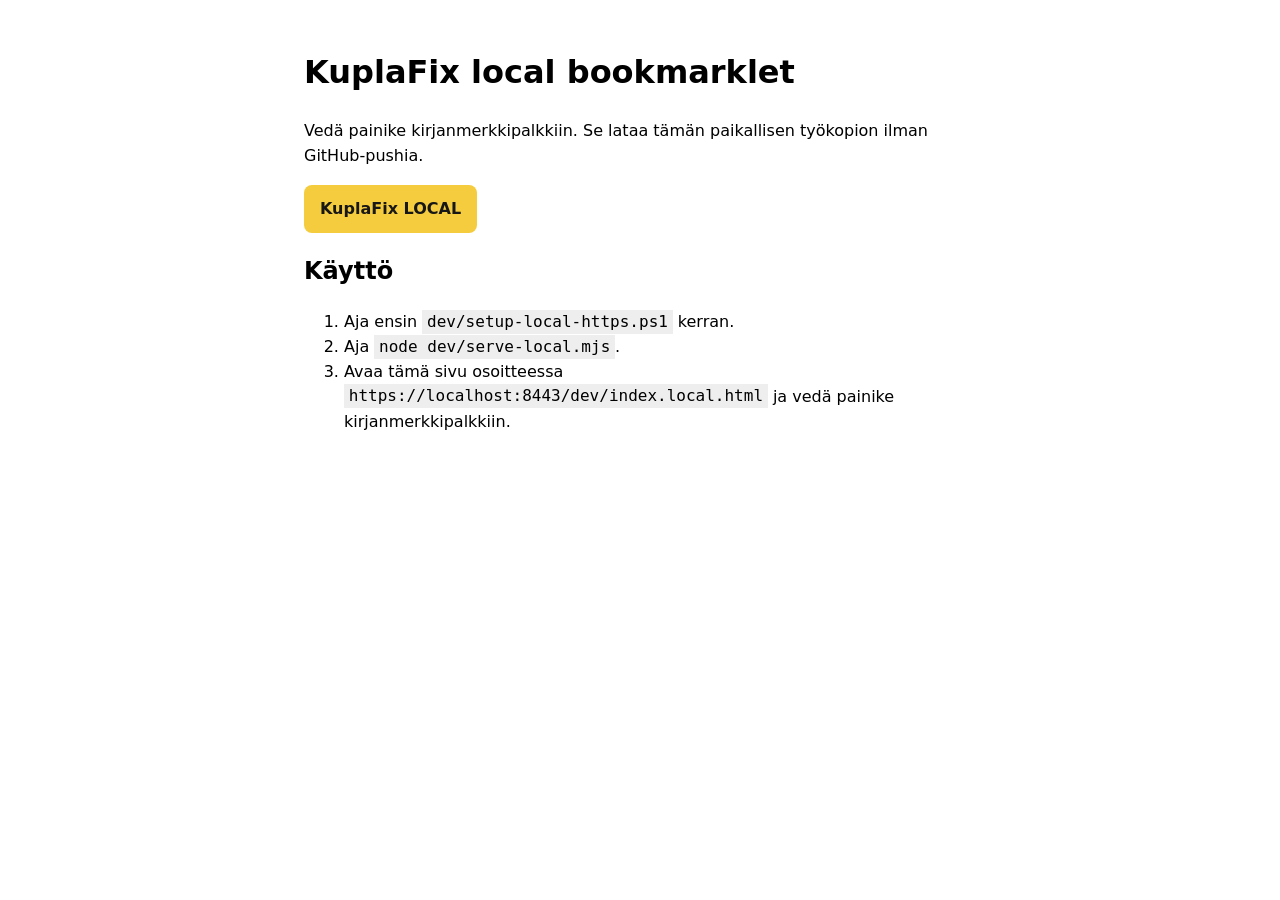
<file: dev/index.local.html>
<!doctype html>
<html lang="fi">
<head>
  <meta charset="utf-8">
  <meta name="viewport" content="width=device-width, initial-scale=1">
  <title>KuplaFix local bookmarklet</title>
  <style>
    body { max-width: 42rem; margin: 3rem auto; padding: 0 1rem; font: 16px/1.55 system-ui, sans-serif; }
    a { display: inline-block; padding: .75rem 1rem; background: #f5cc3d; color: #171717; border-radius: .5rem; font-weight: 700; text-decoration: none; }
    code { background: #eee; padding: .15rem .3rem; }
  </style>
</head>
<body>
  <h1>KuplaFix local bookmarklet</h1>
  <p>Vedä painike kirjanmerkkipalkkiin. Se lataa tämän paikallisen työkopion ilman GitHub-pushia.</p>
  <a id="kuplafix-local-bookmarklet" href="javascript:(()=>{if(!/(^|\.)kuplahotelli\.com$/i.test(location.hostname)){alert('Avaa ensin Kuplahotelli ja peliclientti.');return;}if(window.__KUPLAFIX_LOADING__||window.__kuplafix_singleton__){alert('KuplaFix on jo käytössä tai latautumassa tällä sivulla.');return;}window.__KUPLAFIX_LOADING__=true;window.__KUPLAFIX_BOOKMARKLET_BOOT__=true;const s=document.createElement('script');const done=()=>{window.__KUPLAFIX_LOADING__=false;s.remove();};s.src='https://localhost:8443/kuplafix.user.js?dev='+Date.now();s.onload=done;s.onerror=()=>{window.__KUPLAFIX_LOADING__=false;window.__KUPLAFIX_BOOKMARKLET_BOOT__=undefined;s.remove();alert('Paikallisen KuplaFixin lataaminen epäonnistui. Onko dev-palvelin käynnissä?');};document.documentElement.appendChild(s);})();">KuplaFix LOCAL</a>
  <h2>Käyttö</h2>
  <ol>
    <li>Aja ensin <code>dev/setup-local-https.ps1</code> kerran.</li>
    <li>Aja <code>node dev/serve-local.mjs</code>.</li>
    <li>Avaa tämä sivu osoitteessa <code>https://localhost:8443/dev/index.local.html</code> ja vedä painike kirjanmerkkipalkkiin.</li>
  </ol>
</body>
</html>
</file>
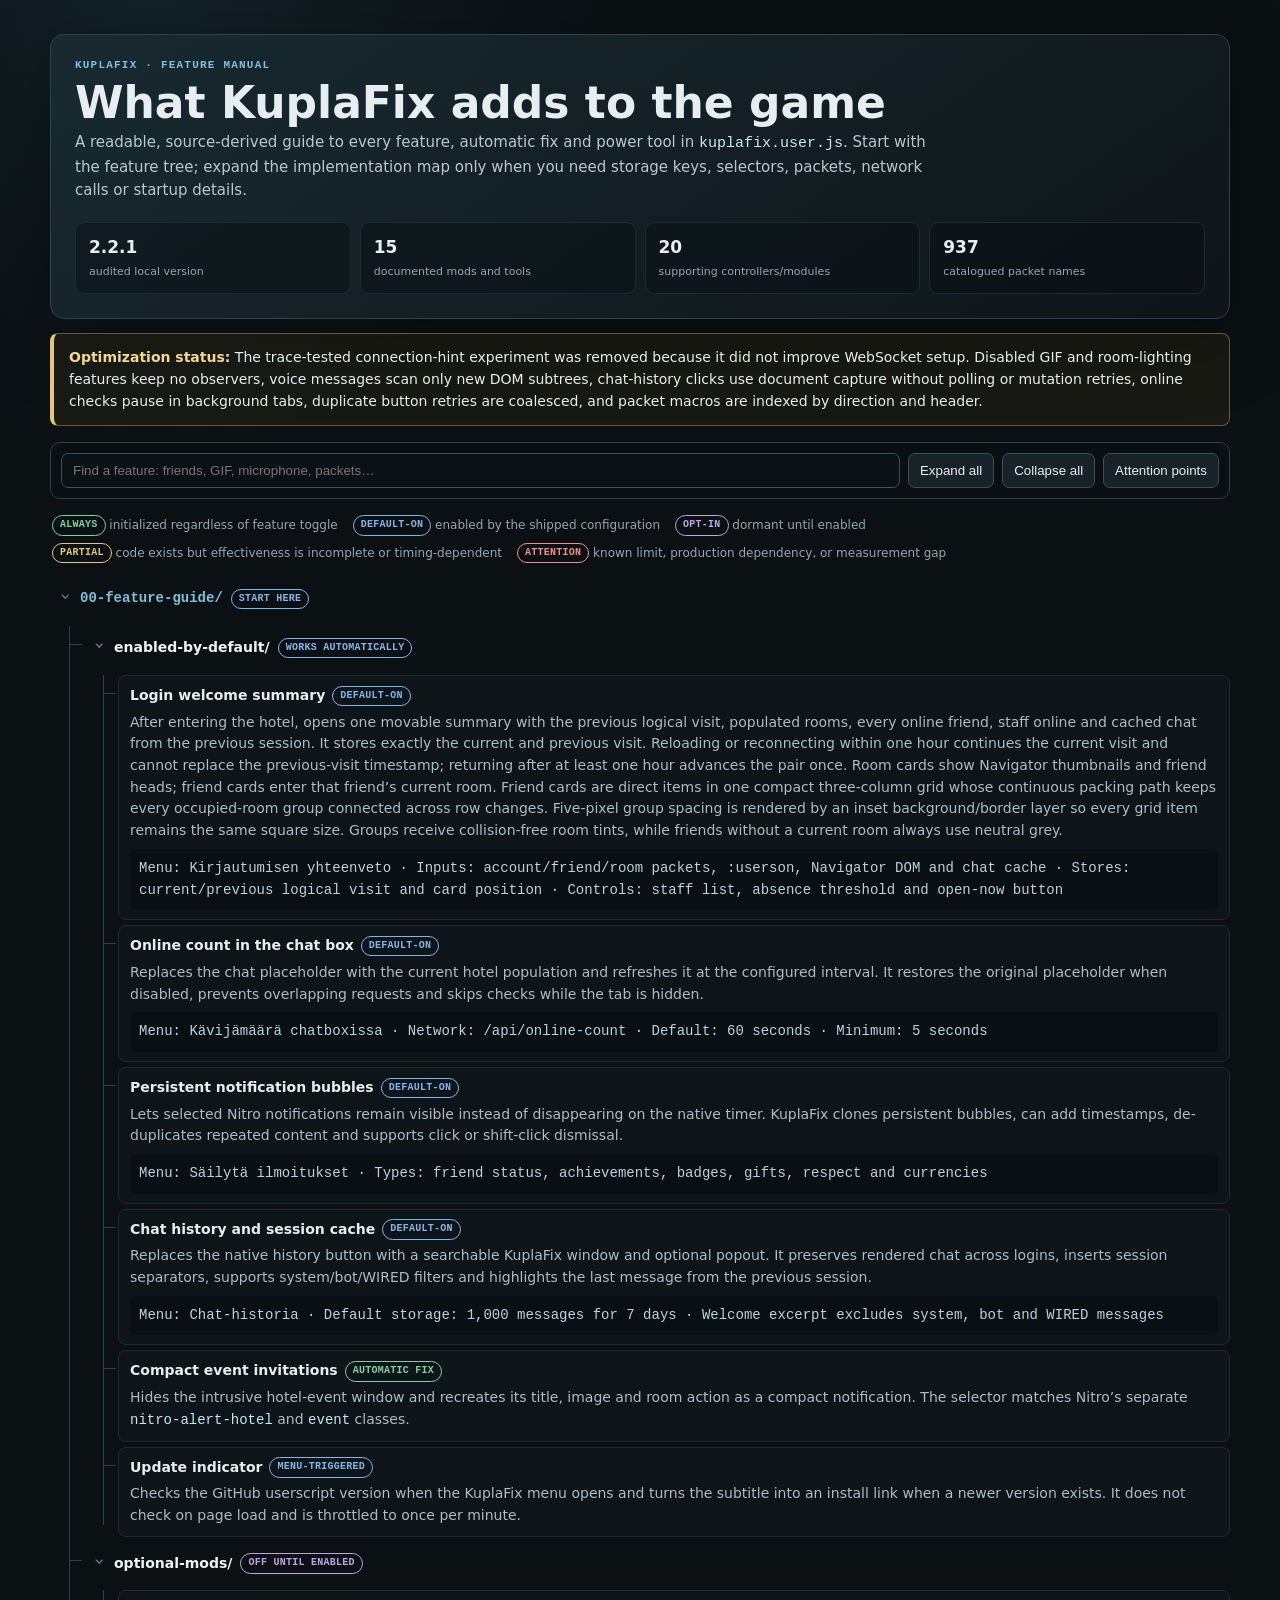
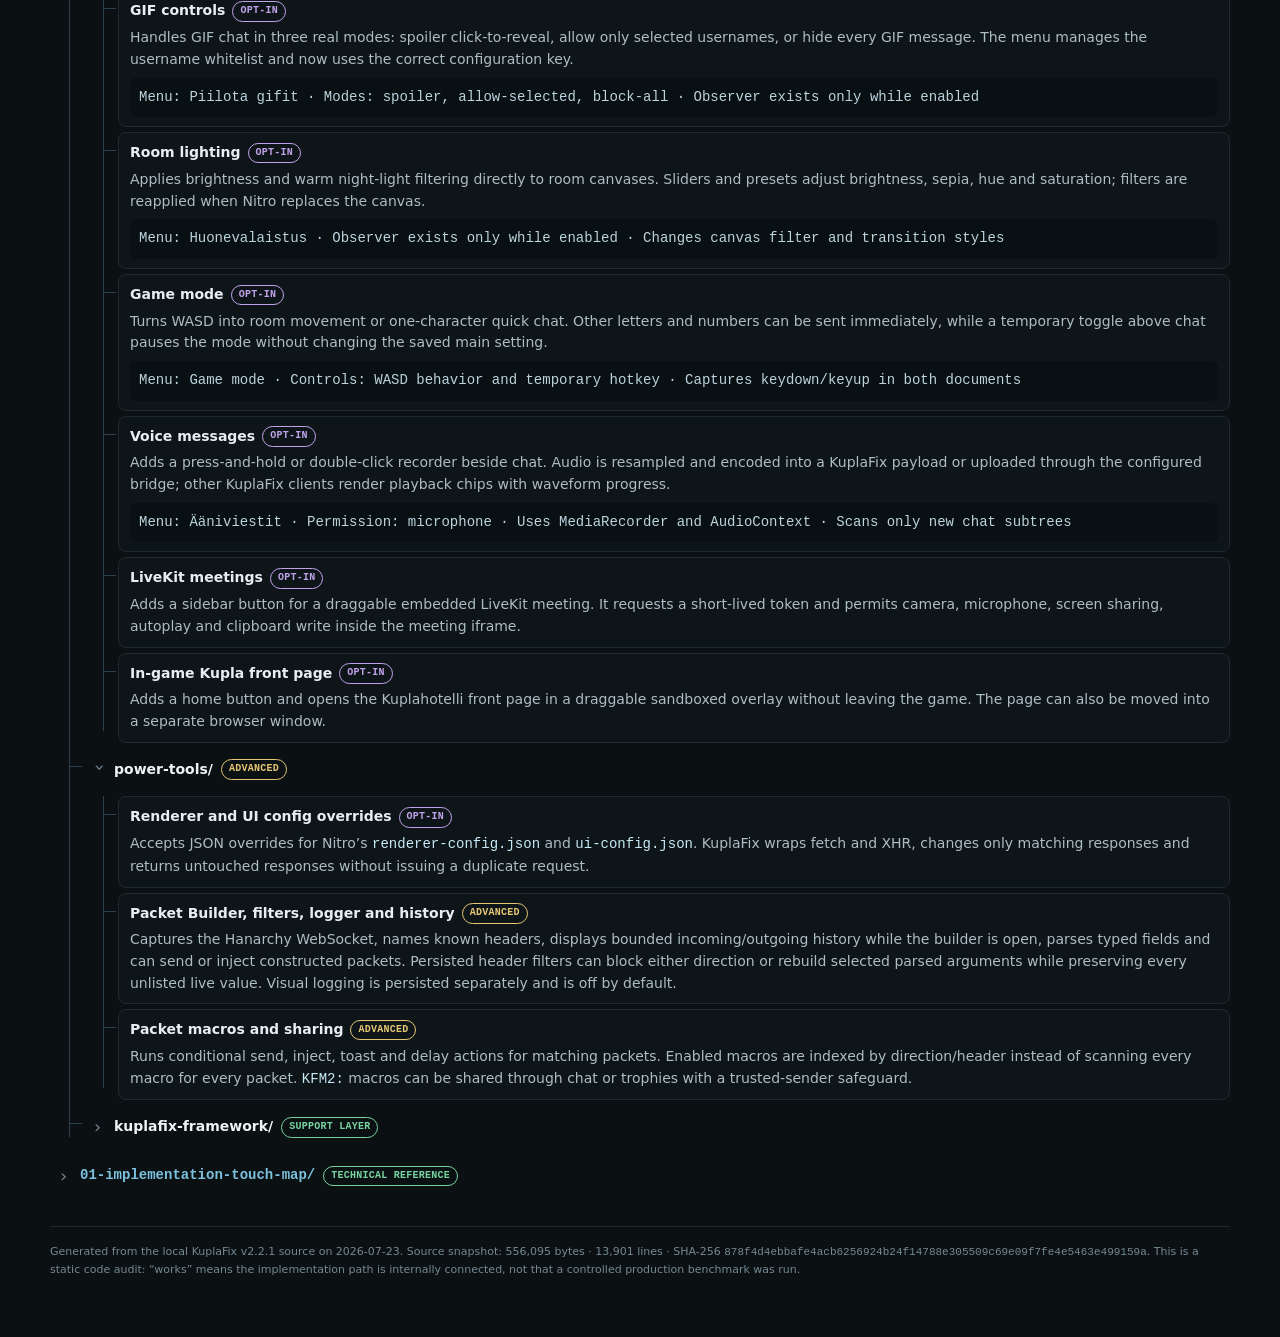
<file: docs/KUPLAFIX_TOUCH_MAP.html>
<!doctype html>
<html lang="en">
<head>
  <meta charset="utf-8">
  <meta name="viewport" content="width=device-width, initial-scale=1">
  <title>KuplaFix feature &amp; touch map · v2.2.1</title>
  <link rel="icon" href="data:,">
  <style>
    :root {
      color-scheme: dark;
      --bg: #0b1013;
      --panel: rgba(20, 25, 30, .92);
      --panel-2: #11191d;
      --line: #2c414b;
      --line-soft: #1d2b31;
      --text: #e7eef1;
      --muted: #93a7b0;
      --accent: #7cc2df;
      --green: #78d5a1;
      --yellow: #e6c774;
      --red: #ef8e91;
      --purple: #c1a3ea;
      --blue: #7fb7ed;
    }

    * { box-sizing: border-box; }
    html { scroll-behavior: smooth; }
    body {
      margin: 0;
      background:
        radial-gradient(circle at 12% 0%, rgba(54, 119, 145, .16), transparent 28rem),
        var(--bg);
      color: var(--text);
      font: 14px/1.55 Inter, ui-sans-serif, system-ui, -apple-system, BlinkMacSystemFont, "Segoe UI", sans-serif;
    }

    a { color: var(--accent); }
    code, .mono { font-family: "Cascadia Code", "SFMono-Regular", Consolas, monospace; }
    .mono { overflow-wrap: anywhere; }
    code { color: #c7e9f6; }

    .shell { width: min(1180px, calc(100% - 28px)); margin: 0 auto; padding: 34px 0 64px; }
    .hero {
      padding: 24px;
      border: 1px solid var(--line);
      border-radius: 14px;
      background: linear-gradient(145deg, rgba(24, 42, 50, .96), rgba(15, 21, 25, .96));
      box-shadow: 0 22px 70px rgba(0, 0, 0, .34);
    }
    .eyebrow { color: var(--accent); font: 800 11px/1.2 "Cascadia Code", monospace; letter-spacing: .11em; text-transform: uppercase; }
    h1 { margin: 8px 0 5px; font-size: clamp(27px, 5vw, 44px); line-height: 1.05; }
    .lead { max-width: 860px; margin: 0; color: #b9c8ce; font-size: 15px; }

    .metrics { display: grid; grid-template-columns: repeat(4, minmax(0, 1fr)); gap: 9px; margin-top: 20px; }
    .metric { padding: 11px 13px; border: 1px solid var(--line-soft); border-radius: 9px; background: rgba(5, 10, 12, .36); }
    .metric strong { display: block; font-size: 17px; }
    .metric span { color: var(--muted); font-size: 11px; }

    .toolbar { position: sticky; z-index: 20; top: 0; display: flex; gap: 8px; flex-wrap: wrap; margin: 16px 0; padding: 10px; border: 1px solid var(--line); border-radius: 10px; background: rgba(11, 16, 19, .9); backdrop-filter: blur(12px); }
    .toolbar input { flex: 1 1 300px; min-width: 0; padding: 9px 11px; border: 1px solid #38515d; border-radius: 7px; color: var(--text); background: #0b1216; outline: none; }
    .toolbar input:focus { border-color: var(--accent); box-shadow: 0 0 0 2px rgba(124, 194, 223, .15); }
    button { padding: 8px 11px; border: 1px solid #38515d; border-radius: 7px; color: var(--text); background: #172229; cursor: pointer; }
    button:hover { border-color: var(--accent); }

    .notice { margin: 14px 0; padding: 13px 15px; border: 1px solid rgba(230, 199, 116, .38); border-left: 4px solid var(--yellow); border-radius: 8px; background: rgba(84, 67, 24, .18); }
    .notice strong { color: #f3d989; }

    .legend { display: flex; flex-wrap: wrap; gap: 7px 15px; margin: 14px 2px; color: var(--muted); font-size: 12px; }
    .badge { display: inline-flex; align-items: center; gap: 5px; padding: 2px 7px; border: 1px solid currentColor; border-radius: 999px; font: 750 10px/1.45 "Cascadia Code", monospace; letter-spacing: .025em; text-transform: uppercase; vertical-align: middle; }
    .always, .working { color: var(--green); }
    .default { color: var(--blue); }
    .optional { color: var(--purple); }
    .partial, .review { color: var(--yellow); }
    .broken, .risk { color: var(--red); }
    .legacy { color: #8c9aa0; }

    .tree { margin: 0; padding: 0; list-style: none; }
    .tree ul { position: relative; margin: 0 0 0 14px; padding: 0 0 0 20px; list-style: none; }
    .tree ul::before { content: ""; position: absolute; left: 5px; top: 0; bottom: 12px; border-left: 1px solid var(--line); }
    .tree li { position: relative; margin: 5px 0; }
    .tree li::before { content: ""; position: absolute; left: -15px; top: 18px; width: 13px; border-top: 1px solid var(--line); }
    .tree > li::before { display: none; }
    details { border-radius: 8px; }
    summary { display: flex; align-items: center; gap: 8px; min-height: 38px; padding: 7px 9px; border: 1px solid transparent; border-radius: 8px; cursor: pointer; list-style: none; }
    summary::-webkit-details-marker { display: none; }
    summary::before { content: "›"; flex: 0 0 12px; color: #6f8791; font-size: 18px; transform-origin: center; transition: transform .14s ease; }
    details[open] > summary::before { transform: rotate(90deg); }
    summary:hover { border-color: var(--line); background: rgba(34, 51, 59, .35); }
    .folder { color: #edf4f6; font-weight: 760; }
    .path { color: var(--accent); font-family: "Cascadia Code", monospace; font-weight: 700; }
    .line { margin-left: auto; color: #667a83; font: 10px "Cascadia Code", monospace; }

    .leaf { padding: 9px 11px; border: 1px solid var(--line-soft); border-radius: 8px; background: rgba(16, 24, 28, .65); }
    .leaf-head { display: flex; align-items: center; flex-wrap: wrap; gap: 7px; }
    .leaf-title { font-weight: 730; }
    .leaf p { margin: 5px 0 0; color: #adbdc4; }
    .leaf ul { margin-top: 7px; }
    .leaf code.block { display: block; overflow: auto; margin-top: 7px; padding: 9px; border-radius: 6px; color: #bcd3dc; background: #091014; white-space: pre-wrap; }
    .finding { border-color: rgba(239, 142, 145, .28); background: rgba(73, 27, 29, .15); }
    .finding.partial-box { border-color: rgba(230, 199, 116, .28); background: rgba(73, 60, 26, .13); }
    .hidden { display: none !important; }
    mark { padding: 0 2px; border-radius: 2px; color: inherit; background: rgba(124, 194, 223, .23); }

    .audit-table { width: 100%; margin-top: 8px; border-collapse: collapse; font-size: 12px; }
    .audit-table th, .audit-table td { padding: 8px; border: 1px solid var(--line-soft); text-align: left; vertical-align: top; }
    .audit-table th { color: #c8d7dd; background: #142026; }
    .audit-table td { color: #aebdc3; }

    footer { margin-top: 28px; padding-top: 16px; border-top: 1px solid var(--line-soft); color: #748991; font-size: 11px; }
    @media (max-width: 760px) {
      .metrics { grid-template-columns: repeat(2, 1fr); }
      .line { display: none; }
      .shell { width: min(100% - 18px, 1180px); }
      .hero { padding: 18px; }
      .tree ul { margin-left: 6px; padding-left: 12px; }
      .tree li::before { left: -7px; width: 6px; }
      .audit-table, .audit-table tbody, .audit-table tr, .audit-table td { display: block; width: 100%; }
      .audit-table thead { display: none; }
      .audit-table tr { margin-bottom: 9px; }
      .audit-table td { overflow-wrap: anywhere; }
      .audit-table td + td { border-top: 0; }
      .audit-table td::before { display: block; margin-bottom: 3px; color: #6f8994; font: 700 9px "Cascadia Code", monospace; letter-spacing: .08em; text-transform: uppercase; }
      .audit-table td:nth-child(1)::before { content: "Path"; }
      .audit-table td:nth-child(2)::before { content: "What runs"; }
      .audit-table td:nth-child(3)::before { content: "Assessment"; }
    }
    @media (prefers-reduced-motion: reduce) { * { scroll-behavior: auto !important; transition: none !important; } }
  </style>
</head>
<body>
  <main class="shell">
    <header class="hero">
      <div class="eyebrow">kuplaFix · feature manual</div>
      <h1>What KuplaFix adds to the game</h1>
      <p class="lead">A readable, source-derived guide to every feature, automatic fix and power tool in <code>kuplafix.user.js</code>. Start with the feature tree; expand the implementation map only when you need storage keys, selectors, packets, network calls or startup details.</p>
      <div class="metrics">
        <div class="metric"><strong>2.2.1</strong><span>audited local version</span></div>
        <div class="metric"><strong>15</strong><span>documented mods and tools</span></div>
        <div class="metric"><strong>20</strong><span>supporting controllers/modules</span></div>
        <div class="metric"><strong>937</strong><span>catalogued packet names</span></div>
      </div>
    </header>

    <div class="notice"><strong>Optimization status:</strong> The trace-tested connection-hint experiment was removed because it did not improve WebSocket setup. Disabled GIF and room-lighting features keep no observers, voice messages scan only new DOM subtrees, chat-history clicks use document capture without polling or mutation retries, online checks pause in background tabs, duplicate button retries are coalesced, and packet macros are indexed by direction and header.</div>

    <div class="toolbar">
      <input id="search" type="search" placeholder="Find a feature: friends, GIF, microphone, packets…" aria-label="Filter touch map">
      <button id="expand" type="button">Expand all</button>
      <button id="collapse" type="button">Collapse all</button>
      <button id="findings" type="button">Attention points</button>
    </div>

    <div class="legend">
      <span><span class="badge always">always</span> initialized regardless of feature toggle</span>
      <span><span class="badge default">default-on</span> enabled by the shipped configuration</span>
      <span><span class="badge optional">opt-in</span> dormant until enabled</span>
      <span><span class="badge partial">partial</span> code exists but effectiveness is incomplete or timing-dependent</span>
      <span><span class="badge broken">attention</span> known limit, production dependency, or measurement gap</span>
    </div>

    <ul class="tree" id="tree">
      <li>
        <details open>
          <summary><span class="path">00-feature-guide/</span><span class="badge default">start here</span></summary>
          <ul>
            <li>
              <details open>
                <summary><span class="folder">enabled-by-default/</span><span class="badge default">works automatically</span></summary>
                <ul>
                  <li><div class="leaf"><div class="leaf-head"><span class="leaf-title">Login welcome summary</span><span class="badge default">default-on</span></div><p>After entering the hotel, opens one movable summary with the previous logical visit, populated rooms, every online friend, staff online and cached chat from the previous session. It stores exactly the current and previous visit. Reloading or reconnecting within one hour continues the current visit and cannot replace the previous-visit timestamp; returning after at least one hour advances the pair once. Room cards show Navigator thumbnails and friend heads; friend cards enter that friend’s current room. Friend cards are direct items in one compact three-column grid whose continuous packing path keeps every occupied-room group connected across row changes. Five-pixel group spacing is rendered by an inset background/border layer so every grid item remains the same square size. Groups receive collision-free room tints, while friends without a current room always use neutral grey.</p><code class="block">Menu: Kirjautumisen yhteenveto · Inputs: account/friend/room packets, :userson, Navigator DOM and chat cache · Stores: current/previous logical visit and card position · Controls: staff list, absence threshold and open-now button</code></div></li>
                  <li><div class="leaf"><div class="leaf-head"><span class="leaf-title">Online count in the chat box</span><span class="badge default">default-on</span></div><p>Replaces the chat placeholder with the current hotel population and refreshes it at the configured interval. It restores the original placeholder when disabled, prevents overlapping requests and skips checks while the tab is hidden.</p><code class="block">Menu: Kävijämäärä chatboxissa · Network: /api/online-count · Default: 60 seconds · Minimum: 5 seconds</code></div></li>
                  <li><div class="leaf"><div class="leaf-head"><span class="leaf-title">Persistent notification bubbles</span><span class="badge default">default-on</span></div><p>Lets selected Nitro notifications remain visible instead of disappearing on the native timer. KuplaFix clones persistent bubbles, can add timestamps, de-duplicates repeated content and supports click or shift-click dismissal.</p><code class="block">Menu: Säilytä ilmoitukset · Types: friend status, achievements, badges, gifts, respect and currencies</code></div></li>
                  <li><div class="leaf"><div class="leaf-head"><span class="leaf-title">Chat history and session cache</span><span class="badge default">default-on</span></div><p>Replaces the native history button with a searchable KuplaFix window and optional popout. It preserves rendered chat across logins, inserts session separators, supports system/bot/WIRED filters and highlights the last message from the previous session.</p><code class="block">Menu: Chat-historia · Default storage: 1,000 messages for 7 days · Welcome excerpt excludes system, bot and WIRED messages</code></div></li>
                  <li><div class="leaf"><div class="leaf-head"><span class="leaf-title">Compact event invitations</span><span class="badge always">automatic fix</span></div><p>Hides the intrusive hotel-event window and recreates its title, image and room action as a compact notification. The selector matches Nitro’s separate <code>nitro-alert-hotel</code> and <code>event</code> classes.</p></div></li>
                  <li><div class="leaf"><div class="leaf-head"><span class="leaf-title">Update indicator</span><span class="badge default">menu-triggered</span></div><p>Checks the GitHub userscript version when the KuplaFix menu opens and turns the subtitle into an install link when a newer version exists. It does not check on page load and is throttled to once per minute.</p></div></li>
                </ul>
              </details>
            </li>
            <li>
              <details open>
                <summary><span class="folder">optional-mods/</span><span class="badge optional">off until enabled</span></summary>
                <ul>
                  <li><div class="leaf"><div class="leaf-head"><span class="leaf-title">GIF controls</span><span class="badge optional">opt-in</span></div><p>Handles GIF chat in three real modes: spoiler click-to-reveal, allow only selected usernames, or hide every GIF message. The menu manages the username whitelist and now uses the correct configuration key.</p><code class="block">Menu: Piilota gifit · Modes: spoiler, allow-selected, block-all · Observer exists only while enabled</code></div></li>
                  <li><div class="leaf"><div class="leaf-head"><span class="leaf-title">Room lighting</span><span class="badge optional">opt-in</span></div><p>Applies brightness and warm night-light filtering directly to room canvases. Sliders and presets adjust brightness, sepia, hue and saturation; filters are reapplied when Nitro replaces the canvas.</p><code class="block">Menu: Huonevalaistus · Observer exists only while enabled · Changes canvas filter and transition styles</code></div></li>
                  <li><div class="leaf"><div class="leaf-head"><span class="leaf-title">Game mode</span><span class="badge optional">opt-in</span></div><p>Turns WASD into room movement or one-character quick chat. Other letters and numbers can be sent immediately, while a temporary toggle above chat pauses the mode without changing the saved main setting.</p><code class="block">Menu: Game mode · Controls: WASD behavior and temporary hotkey · Captures keydown/keyup in both documents</code></div></li>
                  <li><div class="leaf"><div class="leaf-head"><span class="leaf-title">Voice messages</span><span class="badge optional">opt-in</span></div><p>Adds a press-and-hold or double-click recorder beside chat. Audio is resampled and encoded into a KuplaFix payload or uploaded through the configured bridge; other KuplaFix clients render playback chips with waveform progress.</p><code class="block">Menu: Ääniviestit · Permission: microphone · Uses MediaRecorder and AudioContext · Scans only new chat subtrees</code></div></li>
                  <li><div class="leaf"><div class="leaf-head"><span class="leaf-title">LiveKit meetings</span><span class="badge optional">opt-in</span></div><p>Adds a sidebar button for a draggable embedded LiveKit meeting. It requests a short-lived token and permits camera, microphone, screen sharing, autoplay and clipboard write inside the meeting iframe.</p></div></li>
                  <li><div class="leaf"><div class="leaf-head"><span class="leaf-title">In-game Kupla front page</span><span class="badge optional">opt-in</span></div><p>Adds a home button and opens the Kuplahotelli front page in a draggable sandboxed overlay without leaving the game. The page can also be moved into a separate browser window.</p></div></li>
                </ul>
              </details>
            </li>
            <li>
              <details open>
                <summary><span class="folder">power-tools/</span><span class="badge review">advanced</span></summary>
                <ul>
                  <li><div class="leaf"><div class="leaf-head"><span class="leaf-title">Renderer and UI config overrides</span><span class="badge optional">opt-in</span></div><p>Accepts JSON overrides for Nitro’s <code>renderer-config.json</code> and <code>ui-config.json</code>. KuplaFix wraps fetch and XHR, changes only matching responses and returns untouched responses without issuing a duplicate request.</p></div></li>
                  <li><div class="leaf"><div class="leaf-head"><span class="leaf-title">Packet Builder, filters, logger and history</span><span class="badge review">advanced</span></div><p>Captures the Hanarchy WebSocket, names known headers, displays bounded incoming/outgoing history while the builder is open, parses typed fields and can send or inject constructed packets. Persisted header filters can block either direction or rebuild selected parsed arguments while preserving every unlisted live value. Visual logging is persisted separately and is off by default.</p></div></li>
                  <li><div class="leaf"><div class="leaf-head"><span class="leaf-title">Packet macros and sharing</span><span class="badge review">advanced</span></div><p>Runs conditional send, inject, toast and delay actions for matching packets. Enabled macros are indexed by direction/header instead of scanning every macro for every packet. <code>KFM2:</code> macros can be shared through chat or trophies with a trusted-sender safeguard.</p></div></li>
                </ul>
              </details>
            </li>
            <li>
              <details>
                <summary><span class="folder">kuplafix-framework/</span><span class="badge always">support layer</span></summary>
                <ul>
                  <li><div class="leaf"><div class="leaf-head"><span class="leaf-title">Settings interface</span></div><p>Adds the toolbar/sidebar button, draggable translucent menu, ordered and collapsible feature cards, automatic saves, status text, toasts and reset controls.</p></div></li>
                  <li><div class="leaf"><div class="leaf-head"><span class="leaf-title">Userscript and bookmarklet startup</span></div><p>Prevents duplicate instances, runs from the top document, injects shared styles and rebinds modules whenever the same-origin Nitro iframe changes. Bookmarklet mode preserves the complete SSO URL while restarting the client for early socket hooks.</p></div></li>
                  <li><div class="leaf"><div class="leaf-head"><span class="leaf-title">Public integration API</span></div><p>Exports <code>window.kuplafix</code>, <code>window.kuplaSocket</code>, typed packet helpers, listener/interceptor APIs, configuration access and update-test helpers for debugging and companion mods.</p></div></li>
                </ul>
              </details>
            </li>
          </ul>
        </details>
      </li>

      <li>
        <details>
          <summary><span class="path">01-implementation-touch-map/</span><span class="badge always">technical reference</span></summary>
          <ul>
            <li>
              <details open>
                <summary><span class="folder">00-bootstrap/</span><span class="badge always">always</span><span class="line">1–594</span></summary>
                <ul>
                  <li><div class="leaf"><div class="leaf-head"><span class="leaf-title">userscript-metadata</span><span class="badge always">document-start</span></div><p>Matches <code>*://kuplahotelli.com/game/nitro*</code>, declares <code>@noframes</code>, and requests GM value/XMLHTTP plus window focus/close grants. The first runtime guard exits inside frames, so the userscript itself starts in the top document.</p></div></li>
                  <li><div class="leaf"><div class="leaf-head"><span class="leaf-title">bookmarklet lifecycle</span><span class="badge partial">special path</span></div><p>Consumes <code>window.__KUPLAFIX_BOOKMARKLET_BOOT__</code>, suspends Nitro DOM callbacks, reloads the same-origin <code>#nitro</code> iframe with its original SSO URL, then installs the socket hook in the fresh window. Packet interception is explicitly described in source as deterministic only in document-start userscript mode.</p></div></li>
                  <li><div class="leaf"><div class="leaf-head"><span class="leaf-title">singleton and exported globals</span><span class="badge always">always</span></div><p>Reads/writes <code>window.__kuplafix_singleton__</code>. Exports <code>window.kuplafix</code> (version, config, UI, cache, welcome, packet tools and test helpers) and <code>window.kuplaSocket</code> after capturing the game socket.</p></div></li>
                  <li><div class="leaf"><div class="leaf-head"><span class="leaf-title">GM fallback</span><span class="badge partial">bookmarklet</span></div><p>If GM APIs are absent, stores values as JSON in same-origin <code>localStorage</code> using the prefix <code>kuplafix_gm_</code>, and emulates <code>GM_xmlhttpRequest</code> with <code>fetch</code>.</p></div></li>
                  <li><div class="leaf"><div class="leaf-head"><span class="leaf-title">DOM lifecycle broker</span><span class="badge always">always</span></div><p>Touches the top document and same-origin <code>#nitro</code> iframe. It observes iframe replacement, rejects <code>about:blank</code>, exposes cross-document query/wait/inject helpers, and replays callbacks when a real Nitro document becomes available.</p><code class="block">Primary surfaces: document, document.body, document.documentElement, #nitro, iframe.contentDocument, iframe.defaultView</code></div></li>
                </ul>
              </details>
            </li>

            <li>
              <details>
                <summary><span class="folder">01-persistent-state/</span><span class="badge default">GM storage</span><span class="line">158–274, 4082–4263, 6235–6535, 7662–10093, 12907–13768</span></summary>
                <ul>
                  <li><div class="leaf"><div class="leaf-head"><span class="leaf-title">kuplafix_config</span><span class="badge always">loaded</span></div><p>Main object merged with defaults. Unknown keys are rejected by <code>config.set()</code>.</p><code class="block">welcomeSummaryEnabled = true
welcomeSummaryPosition = null
welcomeSummaryStaffUsernames = [Laatikko, Nappi, craimsson]
welcomeSummaryMinAwayMinutes = 60
browserEnabled = false
onlineCountEnabled = true · onlineCountInterval = 60000
gifBlockerEnabled = false · gifBlockerMode = spoiler · gifBlockerWhitelist = []
bubbleAlertsEnabled = true · bubbleAlertsShowTimestamp = true · bubbleAlertsAutoDespawn = per-type object
menuPosition = null
livekitEnabled = false · livekitTokenEndpoint = kuplafix-livekit-auth worker
voiceMessagesEnabled = false · voiceHideRecordButton = false
voiceMessageCharLimit = 100 · voiceMessageMaxDurationMs = 4000 · voiceMessageSampleRate = 8000
voiceMessageUploadUrl = kuplafix-voice-worker upload
chatHistoryCacheEnabled = true · chatHistoryCacheSize = 1000 · chatHistoryCacheExpiry = 7 days
gameModeEnabled = false · gameModeWasdBehavior = movement · gameModeToggleKey = -
roomLightingEnabled = false · roomBrightness = 1 · roomTemperature = 0
rendererConfigHijackEnabled = false · rendererConfigOverrides = {} · uiConfigOverrides = {}
packetLoggingEnabled = false
packetFilters = [] · packetMacros = []
ignoredOutgoingHeaders = [] · ignoredIncomingHeaders = []
acceptAllMacroNotifications = false
featureOrder = [welcome summary → packet tools] · collapsedFeatures = {}</code></div></li>
                  <li><div class="leaf"><div class="leaf-head"><span class="leaf-title">kuplafix_chat_cache</span><span class="badge default">default-on</span></div><p>Stores up to 1,000 cached message objects by default: rendered message HTML, username, avatar/background metadata, bubble classes/style ID, timestamps and a per-login session ID. Entries older than seven days are removed on load.</p></div></li>
                  <li><div class="leaf"><div class="leaf-head"><span class="leaf-title">kuplafix_welcome_state_v1</span><span class="badge default">default-on</span></div><p>Stores per-account username, exactly two logical visit records (current and previous), room summary, friend locations and configured staff locations. Old multi-entry visit history is read once for migration but is not written back. It does not persist the raw all-users <code>:userson</code> response.</p></div></li>
                  <li><div class="leaf"><div class="leaf-head"><span class="leaf-title">update keys</span><span class="badge default">menu-triggered</span></div><code class="block">kuplafix_last_update_check
kuplafix_latest_version
kuplafix_pending_update
kuplafix_update_notification_shown (declared, separate notification currently disabled)</code></div></li>
                </ul>
              </details>
            </li>

            <li>
              <details>
                <summary><span class="folder">02-injected-interface/</span><span class="badge always">DOM + CSS</span><span class="line">595–3852</span></summary>
                <ul>
                  <li><div class="leaf"><div class="leaf-head"><span class="leaf-title">Styles</span><span class="badge always">always</span></div><p>Injects one large <code>#kuplafix-styles</code> bundle into the top document and Nitro document. It styles menus, toolbar controls, notification clones, chat history/popout, voice controls, room lighting controls, packet tools, browser overlay, game-mode toggle and welcome summary.</p></div></li>
                  <li><div class="leaf"><div class="leaf-head"><span class="leaf-title">UI menu</span><span class="badge always">always</span></div><p>Adds a KuplaFix toolbar/sidebar button, movable settings menu, ordered/collapsible feature cards, toggles, settings forms, toasts and stored menu coordinates. It searches Nitro toolbar layouts and re-adds itself after iframe/client rerenders.</p></div></li>
                  <li><div class="leaf"><div class="leaf-head"><span class="leaf-title">high-value native selectors</span><span class="badge review">fragile contracts</span></div><code class="block">#nitro
.nitro-toolbar-main-icons · .nitro-toolbar-firstview · .side-toolbar-container
.nitro-chat-input-container · .nitro-chat-input-control · .nitro-chat-widget
.chat-bubble · .bubble-container · .message · .username · .user-image
.nitro-right-side · .nitro-notification-bubble
.nitro-navigator .navigator-item
.roomView-background canvas and four canvas fallbacks
#draggable-windows-container · .nitro-alert-motd
.friend-bar-horizontal-item · .friend-username</code><p>The source contains 183 literal selector strings plus generated selectors. Native class-name changes can break these integrations without a compile-time error.</p></div></li>
                </ul>
              </details>
            </li>

            <li>
              <details open>
                <summary><span class="folder">03-feature-controllers/</span><span class="badge default">mixed activation</span><span class="line">3853–7661, 12159–13810</span></summary>
                <ul>
                  <li><div class="leaf"><div class="leaf-head"><span class="leaf-title">ChatInputObserver</span><span class="badge always">always</span></div><p>Mutation-observes top/Nitro documents for chat input creation, then reattaches online count, voice controls and game-mode toggle. One observer is retained per document.</p></div></li>
                  <li><div class="leaf"><div class="leaf-head"><span class="leaf-title">ChatEnhancements / online count</span><span class="badge default">default-on</span></div><p>Calls <code>/api/online-count</code>, writes “N hahmoa paikalla” into the native chat placeholder, suppresses overlapping requests, and repeats every configured interval (60 seconds by default).</p></div></li>
                  <li><div class="leaf"><div class="leaf-head"><span class="leaf-title">UpdateChecker</span><span class="badge default">on menu open</span></div><p>Fetches the raw GitHub userscript with a timestamp query, extracts <code>@version</code>, caches the result and turns the menu subtitle into an install link when newer. Page-load checks are intentionally disabled.</p></div></li>
                  <li><div class="leaf"><div class="leaf-head"><span class="leaf-title">GifBlocker</span><span class="badge optional">opt-in</span></div><p>While enabled, Mutation-observes both documents, debounces rescans by 150 ms, finds Nitro GIF bubbles and supports whitelist, reveal-placeholder, non-whitelisted hide, or hide-all behavior. Disabling restores hidden content and disconnects its observers.</p></div></li>
                  <li><div class="leaf"><div class="leaf-head"><span class="leaf-title">RoomLighting</span><span class="badge optional">opt-in</span></div><p>Finds room canvases and applies CSS <code>brightness</code>, <code>sepia</code>, <code>hue-rotate</code> and <code>saturate</code> filters. Its 120 ms debounced observer exists only while the feature is enabled.</p></div></li>
                  <li><div class="leaf"><div class="leaf-head"><span class="leaf-title">LiveKit</span><span class="badge optional">opt-in</span></div><p>Adds a sidebar entry, reads the logged-in username, fetches a token URL from the configured worker, and embeds <code>meet.livekit.io/custom</code> in an iframe allowed to use camera, microphone, display capture, autoplay and clipboard-write.</p></div></li>
                  <li><div class="leaf"><div class="leaf-head"><span class="leaf-title">BubbleAlerts</span><span class="badge default">default-on</span></div><p>Observes native right-side notification bubbles. Depending on per-type auto-despawn settings, it timestamps native bubbles or clones them into <code>#kuplafix-notification-clones</code>, hides the original, de-duplicates matching content for ten seconds, and supports click/shift-click dismissal.</p></div></li>
                  <li><div class="leaf"><div class="leaf-head"><span class="leaf-title">ChatHistoryUI</span><span class="badge default">default-on</span></div><p>Intercepts native history controls during document capture in both the top and Nitro documents, so React can replace the button without creating a native-history race. The handler recognizes the current Finnish title, English title variants and the legacy room-tools icon; disabling the feature leaves Nitro’s native click untouched. It creates a custom history window, filter controls and an optional <code>window.open</code> popout, copies source styles into the popout and mirrors search/system/bot/WIRED filters.</p></div></li>
                  <li><div class="leaf"><div class="leaf-head"><span class="leaf-title">ChatHistoryCache</span><span class="badge default">default-on</span></div><p>Observes direct children of the native chat widget, captures newly rendered bubbles, rejects near-duplicates, caps the array, saves after a two-second debounce, restores cached bubbles, inserts session dividers and briefly highlights the final message from the previous login.</p></div></li>
                  <li><div class="leaf"><div class="leaf-head"><span class="leaf-title">VoiceMessages</span><span class="badge optional">opt-in</span></div><p>Adds a press/hold/double-click record control. Uses <code>getUserMedia</code>, <code>MediaRecorder</code>, <code>AudioContext</code>, resampling/ADPCM-like text encoding, optional worker upload, incremental added-subtree scanning, object URLs, playback chips and animation-frame progress.</p></div></li>
                  <li><div class="leaf"><div class="leaf-head"><span class="leaf-title">EventInviteBlocker</span><span class="badge always">always</span></div><p>Watches <code>#draggable-windows-container</code>, hides matching event invitation windows and recreates their text/image/action as compact KuplaFix notifications.</p></div></li>
                  <li><div class="leaf"><div class="leaf-head"><span class="leaf-title">Browser</span><span class="badge optional">opt-in</span></div><p>Adds a sidebar button and draggable overlay containing a sandboxed same-origin iframe. Closing navigates it to <code>about:blank</code>; opening defaults to the Kuplahotelli front page; popout uses <code>window.open</code>.</p></div></li>
                  <li><div class="leaf"><div class="leaf-head"><span class="leaf-title">GameMode</span><span class="badge optional">opt-in</span></div><p>Captures keydown/keyup in both documents. WASD either clicks/dispatched arrow controls or sends one-character chat messages. It blocks normal single-character input while active and adds a temporary toggle above chat.</p></div></li>
                  <li><div class="leaf"><div class="leaf-head"><span class="leaf-title">LoginWelcome</span><span class="badge default">default-on</span></div><p>Listens to account/friend/room packets, sends <code>:userson</code>, suppresses its generic-alert response, parses room membership, closes visible MOTD responses, reads Navigator thumbnails and friend-bar avatars, stores current/previous logical visits, and renders the movable once-per-login summary. A saved activity gap under one hour resumes the current logical visit; a gap of one hour or more moves it to the previous slot. Migration collapses the former reload snapshot chain into the same two-slot model. Friend cards are positioned directly in a compact three-column grid. Its continuous cell path and coordinate-based neighbor lookup keep each room blob connected and merge only true neighbors. Group gaps change pseudo-layer insets instead of margins, preserving identical card geometry for top-only, left-only and combined boundaries. It allocates one stable tint per occupied friend-room group and explicitly applies a grey palette to roomless friends.</p></div></li>
                </ul>
              </details>
            </li>

            <li>
              <details>
                <summary><span class="folder">04-network-boundaries/</span><span class="badge review">external I/O</span></summary>
                <ul>
                  <li><div class="leaf"><div class="leaf-head"><span class="leaf-title">HTTP / fetch / GM_xmlhttpRequest</span></div><code class="block">https://kuplahotelli.com/api/online-count — online count
https://raw.githubusercontent.com/0-es/kuplafix/main/kuplafix.user.js — update check
https://kuplafix-livekit-auth.kuplafix.workers.dev/ — configured LiveKit token service
https://meet.livekit.io/custom — embedded meeting client
wss://kuplafix-2tcupftb.livekit.cloud — passed to meeting flow
https://kuplafix-voice-worker.kuplafix.workers.dev/upload — voice upload/lookup base
https://kuplahotelli.com/?figure=…&amp;headonly=1 — friend/avatar renderer
https://images.habbo.com/.../sticker_walkingMechaDog.gif — packet-tool decorative icon</code></div></li>
                  <li><div class="leaf"><div class="leaf-head"><span class="leaf-title">same-origin navigations and media</span></div><p>Reloads the Nitro iframe in bookmarklet mode; sets iframe sources for Kuplahotelli and LiveKit; loads Navigator room thumbnails, avatar images, notification imagery, voice blobs and the incognito gift icon.</p></div></li>
                </ul>
              </details>
            </li>

            <li>
              <details>
                <summary><span class="folder">05-websocket-and-packets/</span><span class="badge always">global hook</span><span class="line">7662–12158</span></summary>
                <ul>
                  <li><div class="leaf"><div class="leaf-head"><span class="leaf-title">WebSocket replacement</span><span class="badge always">always</span></div><p>Replaces <code>window.WebSocket</code> and patches the original prototype's <code>send</code>. Only URLs containing <code>hanarchy.net</code> are captured. Indexed header filters run before the game/server sees a packet; accepted packets then go through macro/listener/interceptor machinery. Bounded hexadecimal history is allocated only while Packet Builder is open.</p></div></li>
                  <li><div class="leaf"><div class="leaf-head"><span class="leaf-title">operational packet IDs</span><span class="badge working">direct use</span></div><code class="block">IN  2725 USER_INFO — logged-in account for welcome state
IN  3130 MESSENGER_FRIENDS — initial friend roster
IN  2800 MESSENGER_UPDATE — friend changes
IN   758 ROOM_ENTER — triggers automatic welcome flow once
IN  3801 GENERIC_ALERT — intercepted for :userson response; may be suppressed
OUT 1314 UNIT_CHAT — :userson and optional shared-macro chat message
OUT 2312 ROOM_ENTER — welcome-card room navigation
OUT 3492 CATALOG_PURCHASE — optional bronze trophy containing a shared macro</code></div></li>
                  <li><div class="leaf"><div class="leaf-head"><span class="leaf-title">packet catalogue</span><span class="badge review">reference data</span></div><p>The builder contains 468 outgoing and 469 incoming symbolic names. Merely cataloguing an ID does not send or intercept it. The packet builder and user-created macros can, however, send/inject arbitrary headers and typed arguments.</p></div></li>
                  <li><div class="leaf"><div class="leaf-head"><span class="leaf-title">header filters</span><span class="badge review">user-driven</span></div><p>Enabled filters are indexed by <code>direction:header</code>. A block rule suppresses the matching binary packet. A modify rule runs the Builder parser on each live packet, replaces only configured zero-based argument indexes, rebuilds the packet with typed values and forwards the result. Incoming synthetic replacement events bypass the filter once to prevent recursion.</p></div></li>
                  <li><div class="leaf"><div class="leaf-head"><span class="leaf-title">macros and sharing</span><span class="badge optional">user-driven</span></div><p>Macros trigger on matching packet direction/header, parse arguments, evaluate comparisons, substitute <code>{{argN}}</code>, then send, inject, delay or show a toast. Shared <code>KFM2:</code> payloads are detected in chat and trophy/furniture data; acceptance defaults to the hardcoded trusted sharer unless “accept all” is enabled.</p></div></li>
                </ul>
              </details>
            </li>

            <li>
              <details>
                <summary><span class="folder">06-browser-platform-apis/</span><span class="badge review">capabilities</span></summary>
                <ul>
                  <li><div class="leaf"><div class="leaf-head"><span class="leaf-title">observation and scheduling</span></div><p>Uses many <code>MutationObserver</code> instances, plus <code>setTimeout</code>, <code>setInterval</code>, <code>requestAnimationFrame</code>, <code>queueMicrotask</code>, page lifecycle events and DOMContentLoaded. There are no Web Workers or IndexedDB paths.</p></div></li>
                  <li><div class="leaf"><div class="leaf-head"><span class="leaf-title">media</span></div><p><code>navigator.mediaDevices.getUserMedia</code>, <code>MediaRecorder</code>, <code>AudioContext</code>/<code>webkitAudioContext</code>, <code>Audio</code>, <code>Blob</code>, <code>FileReader</code>, and object URLs are used by voice messages and packet Blob decoding.</p></div></li>
                  <li><div class="leaf"><div class="leaf-head"><span class="leaf-title">user interaction</span></div><p>Captures mouse, pointer, touch, keyboard, drag-and-drop, input/change, form submit, window message, iframe load, clipboard write, legacy <code>document.execCommand('copy')</code>, popup windows and new tabs.</p></div></li>
                  <li><div class="leaf"><div class="leaf-head"><span class="leaf-title">rendering</span></div><p>Does not draw to Canvas directly; it changes native room canvas CSS filters. It heavily injects DOM/CSS and clones native Nitro nodes. Avatar/thumbnail pixels are sourced from Kupla endpoints and Navigator DOM.</p></div></li>
                </ul>
              </details>
            </li>

            <li>
              <details open>
                <summary><span class="folder">07-optimization-audit/</span><span class="badge working">applied</span></summary>
                <ul>
                  <li><div class="leaf"><table class="audit-table">
                    <thead><tr><th>Path</th><th>What runs</th><th>Assessment</th></tr></thead>
                    <tbody>
                      <tr><td>Renderer/UI overrides</td><td>Clones and parses one matching fetch response; rewrites it only when overrides exist.</td><td><span class="badge working">fixed</span> Untouched responses are returned directly instead of performing a second network request.</td></tr>
                      <tr><td>Optional observers</td><td>GIF and room-lighting observers are created on enable and disconnected on disable.</td><td><span class="badge working">optimized</span> Default-off features now have no mutation-observer cost.</td></tr>
                      <tr><td>Voice playback discovery</td><td>Scans existing chat once, then examines only added nodes and their descendants.</td><td><span class="badge working">optimized</span> Whole-document scans no longer run after unrelated mutations.</td></tr>
                      <tr><td>Chat history button</td><td>Uses one delegated document-capture listener per top/Nitro document.</td><td><span class="badge working">race-free</span> React replacements are intercepted immediately without a mutation observer, rebind delay or watchdog interval.</td></tr>
                      <tr><td>Online count</td><td>One request at a time, one coalesced input retry and no requests while the page is hidden.</td><td><span class="badge working">optimized</span> Visibility restores an immediate refresh.</td></tr>
                      <tr><td>Packet macros</td><td>Builds an index of enabled macros keyed by direction and header.</td><td><span class="badge working">optimized</span> Unrelated packets no longer scan the entire macro array.</td></tr>
                      <tr><td>Packet filters</td><td>Builds an index of enabled block/modify rules keyed by direction and header.</td><td><span class="badge working">indexed</span> Packets without a matching rule pay one map lookup and are not parsed.</td></tr>
                      <tr><td>Packet names/history</td><td>Header-name maps are built once; packet history is created only while the builder is open and remains capped at 50 per direction.</td><td><span class="badge working">bounded</span> Avoids repeated catalogue scans and idle history allocation.</td></tr>
                      <tr><td>Chat cache</td><td>Two-second save debounce, maximum length and expiry filtering.</td><td><span class="badge working">bounded</span> Reduces GM writes and limits persistent history.</td></tr>
                      <tr><td>Retry timers</td><td>UI, LiveKit and browser button insertion each keep at most one outstanding retry.</td><td><span class="badge working">optimized</span> Repeated iframe callbacks cannot multiply retry loops.</td></tr>
                    </tbody>
                  </table></div></li>
                </ul>
              </details>
            </li>

            <li>
              <details>
                <summary><span class="folder">08-attention-points/</span><span class="badge review">know the limits</span></summary>
                <ul>
                  <li><div class="leaf finding partial-box"><div class="leaf-head"><span class="leaf-title">Renderer overrides are startup-sensitive</span><span class="badge partial">reload required</span></div><p>Changing renderer/UI JSON in the menu cannot retroactively change configuration Nitro already fetched. Save the setting and reload; document-start userscript mode gives the earliest and most reliable hook.</p></div></li>
                  <li><div class="leaf finding partial-box"><div class="leaf-head"><span class="leaf-title">Bookmarklet socket timing is best-effort</span><span class="badge partial">known limit</span></div><p>The bookmarklet safely restarts the same-origin iframe and preserves SSO parameters, but deterministic interception of the very first WebSocket still belongs to userscript document-start mode.</p></div></li>
                  <li><div class="leaf finding partial-box"><div class="leaf-head"><span class="leaf-title">Nitro class names remain external contracts</span><span class="badge review">maintenance</span></div><p>KuplaFix integrates with native DOM classes and packet formats from an abandoned client. A server/client markup change can break a feature without a JavaScript syntax error.</p></div></li>
                  <li><div class="leaf finding partial-box"><div class="leaf-head"><span class="leaf-title">Performance improvements are code-verified, not benchmarked</span><span class="badge review">measurement</span></div><p>The removed downloads, intervals and full-document scans are directly verifiable. The repository still lacks a repeatable cold/warm load benchmark against production.</p></div></li>
                </ul>
              </details>
            </li>

            <li>
              <details>
                <summary><span class="folder">09-startup-order/</span><span class="badge always">runtime</span><span class="line">13811–13901</span></summary>
                <ul>
                  <li><div class="leaf"><div class="leaf-head"><span class="leaf-title">parse-time</span></div><code class="block">config.load()
ConfigHijacker.init() only when rendererConfigHijackEnabled
PacketManager.init() → WebSocket hook, header maps, indexed filters and indexed macros
LoginWelcome.init() → packet listeners/interceptor</code></div></li>
                  <li><div class="leaf"><div class="leaf-head"><span class="leaf-title">DOM/global startup</span></div><code class="block">Styles → UI → ChatHistoryUI → ChatEnhancements → ChatInputObserver → GameMode → GifBlocker → RoomLighting → BubbleAlerts → UpdateChecker → LiveKit → ChatHistoryCache → EventInviteBlocker → VoiceMessages → Browser</code><p>The controller <code>init()</code> methods run once, but many register Nitro-document callbacks that run again after iframe replacement.</p></div></li>
                </ul>
              </details>
            </li>
          </ul>
        </details>
      </li>
    </ul>

    <footer>
      Generated from the local KuplaFix v2.2.1 source on 2026-07-23. Source snapshot: 556,095 bytes · 13,901 lines · SHA-256 <span class="mono">878f4d4ebbafe4acb6256924b24f14788e305509c69e09f7fe4e5463e499159a</span>. This is a static code audit: “works” means the implementation path is internally connected, not that a controlled production benchmark was run.
    </footer>
  </main>

  <script>
    const tree = document.getElementById('tree');
    const search = document.getElementById('search');
    const allDetails = () => [...tree.querySelectorAll('details')];
    const allItems = () => [...tree.querySelectorAll('li')];

    function applyFilter() {
      const query = search.value.trim().toLocaleLowerCase('en');
      allItems().forEach(item => item.classList.remove('hidden'));
      if (!query) return;
      [...allItems()].reverse().forEach(item => {
        const ownText = item.textContent.toLocaleLowerCase('en');
        const childVisible = [...item.querySelectorAll(':scope > ul > li')].some(child => !child.classList.contains('hidden'));
        item.classList.toggle('hidden', !ownText.includes(query) && !childVisible);
      });
      allDetails().forEach(detail => {
        if (!detail.closest('li.hidden')) detail.open = true;
      });
    }

    search.addEventListener('input', applyFilter);
    document.getElementById('expand').addEventListener('click', () => allDetails().forEach(detail => { detail.open = true; }));
    document.getElementById('collapse').addEventListener('click', () => allDetails().forEach((detail, index) => { detail.open = index === 0; }));
    document.getElementById('findings').addEventListener('click', () => {
      search.value = 'attention';
      allItems().forEach(item => item.classList.toggle('hidden', !item.querySelector('.finding') && !item.classList.contains('finding')));
      allDetails().forEach(detail => { detail.open = !detail.closest('li.hidden'); });
    });
  </script>
</body>
</html>
</file>
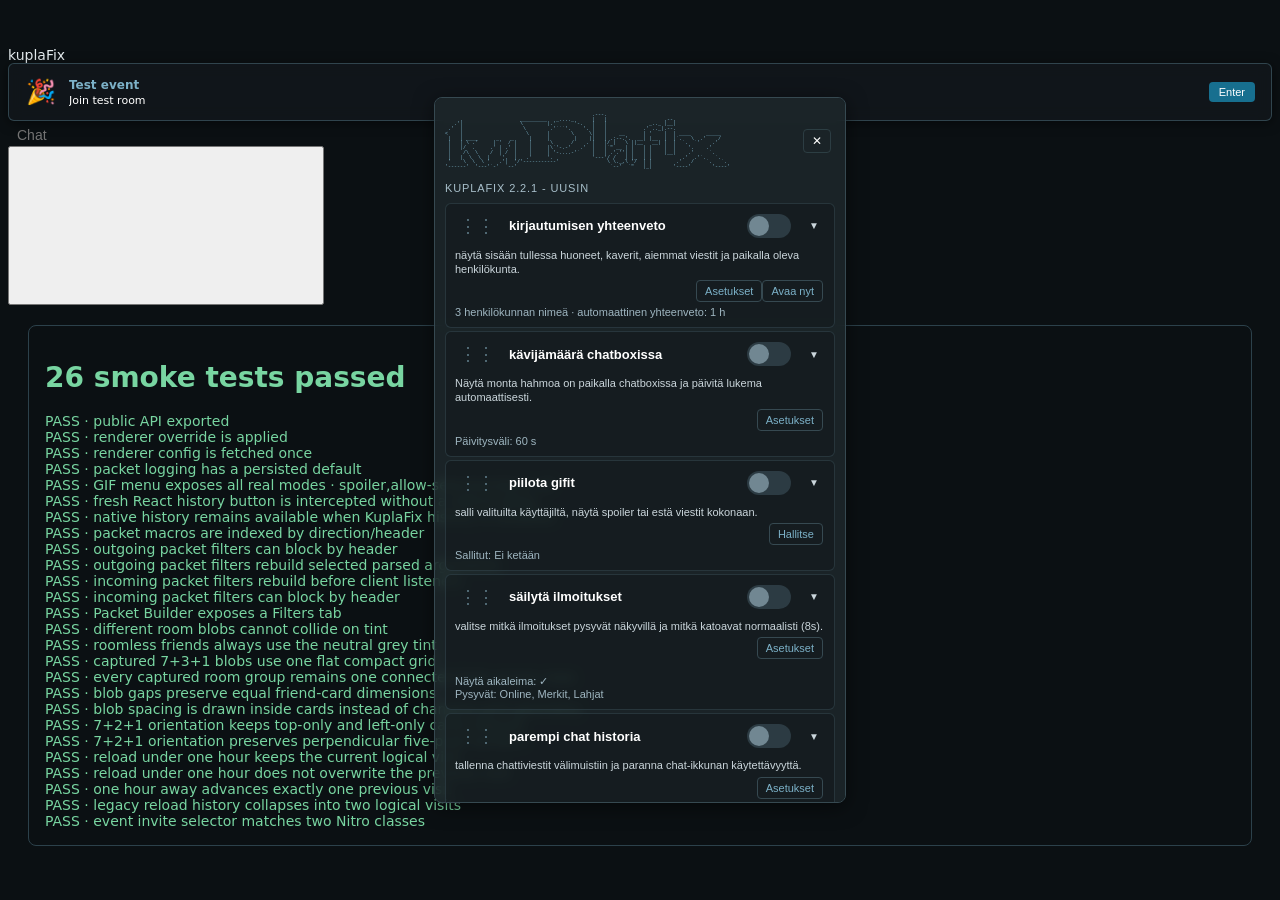
<file: tests/browser-smoke.html>
<!doctype html>
<html lang="en">
<head>
  <meta charset="utf-8">
  <title>KuplaFix browser smoke test</title>
  <link rel="icon" href="data:,">
  <style>
    body { color: #e7eef1; background: #0b1013; font: 14px system-ui; }
    #results { margin: 20px; padding: 16px; border: 1px solid #2c414b; border-radius: 8px; }
    .pass { color: #78d5a1; }
    .fail { color: #ef8e91; }
  </style>
  <script>
    const smokeConfig = {
      welcomeSummaryEnabled: false,
      browserEnabled: false,
      onlineCountEnabled: false,
      gifBlockerEnabled: false,
      bubbleAlertsEnabled: false,
      livekitEnabled: false,
      voiceMessagesEnabled: false,
      chatHistoryCacheEnabled: false,
      gameModeEnabled: false,
      roomLightingEnabled: false,
      rendererConfigHijackEnabled: true,
      rendererConfigOverrides: { optimized: true },
      uiConfigOverrides: {}
    };
    localStorage.setItem('kuplafix_gm_kuplafix_config', JSON.stringify(smokeConfig));
    localStorage.setItem('kuplafix_gm_kuplafix_last_update_check', JSON.stringify(Date.now()));

    window.__smokeFetchCalls = [];
    window.fetch = async (input) => {
      const url = typeof input === 'string' ? input : input?.url || String(input);
      window.__smokeFetchCalls.push(url);
      if (url.includes('renderer-config.json')) {
        return new Response(JSON.stringify({ native: true }), { status: 200, headers: { 'content-type': 'application/json' } });
      }
      return new Response('{}', { status: 200, headers: { 'content-type': 'application/json' } });
    };

    class SmokeWebSocket extends EventTarget {
      static OPEN = 1;
      constructor(url) { super(); this.url = url; this.readyState = SmokeWebSocket.OPEN; this.sent = []; }
      send(data) { this.sent.push(data); }
    }
    window.WebSocket = SmokeWebSocket;
  </script>
</head>
<body>
  <div class="side-toolbar-container"></div>
  <div class="nitro-right-side"><div class="d-flex position-relative flex-column"><div class="d-flex flex-column nitro-purse-container"></div><div class="d-flex flex-column"></div></div></div>
  <div id="draggable-windows-container"></div>
  <div class="nitro-chat-input-container"><input class="nitro-chat-input-control" placeholder="Chat"></div>
  <div class="nitro-chat-widget"></div>
  <button title="Keskusteluhistoria">History</button>
  <div id="results">Running…</div>

  <script src="../kuplafix.user.js"></script>
  <script>
    window.addEventListener('load', async () => {
      const results = document.getElementById('results');
      const checks = [];
      const check = (name, condition, details = '') => checks.push({ name, pass: !!condition, details });
      const delay = (ms) => new Promise((resolve) => setTimeout(resolve, ms));
      await delay(150);

      const api = window.kuplafix;
      check('public API exported', !!api);

      const fetchesBeforeConfig = window.__smokeFetchCalls.length;
      const rendererResponse = await window.fetch('/renderer-config.json');
      const rendererData = await rendererResponse.json();
      check('renderer override is applied', rendererData.native === true && rendererData.optimized === true);
      check('renderer config is fetched once', window.__smokeFetchCalls.length - fetchesBeforeConfig === 1);

      api.openMenu();
      await delay(50);
      check('packet logging has a persisted default', api.config.get('packetLoggingEnabled') === false);
      const gifModes = [...document.querySelectorAll('#kuplafix-gif-mode-select option')].map((option) => option.value).join(',');
      check('GIF menu exposes all real modes', gifModes === 'spoiler,allow-selected,block-all', gifModes);

      const originalChatHistoryEnabled = api.config.get('chatHistoryCacheEnabled');
      api.config.set('chatHistoryCacheEnabled', true);
      await api.chatUI.init();
      const originalHistoryButton = document.querySelector('[title="Keskusteluhistoria"]');
      const replacementHistoryButton = document.createElement('button');
      replacementHistoryButton.title = 'Chat history';
      replacementHistoryButton.innerHTML = '<svg><path d="M0 0"></path></svg>';
      let nativeHistoryOpens = 0;
      replacementHistoryButton.addEventListener('click', () => { nativeHistoryOpens++; });
      originalHistoryButton.replaceWith(replacementHistoryButton);
      api.chatUI.toggle(false);
      replacementHistoryButton.querySelector('path').dispatchEvent(new MouseEvent('click', { bubbles: true, cancelable: true }));
      check('fresh React history button is intercepted without a rebind delay', api.chatUI.isVisible && nativeHistoryOpens === 0);
      api.chatUI.toggle(false);
      api.config.set('chatHistoryCacheEnabled', false);
      replacementHistoryButton.click();
      check('native history remains available when KuplaFix history is disabled', nativeHistoryOpens === 1 && !api.chatUI.isVisible);
      api.config.set('chatHistoryCacheEnabled', originalChatHistoryEnabled);

      api.packets.macros = [
        { id: 1, enabled: true, trigger: { direction: 'receive', header: 321 }, actions: [] },
        { id: 2, enabled: true, trigger: { direction: 'send', header: 123 }, actions: [] },
        { id: 3, enabled: false, trigger: { direction: 'receive', header: 321 }, actions: [] }
      ];
      api.packets.rebuildMacroIndex();
      check('packet macros are indexed by direction/header', api.packets._macroIndex.get('receive:321')?.length === 1 && api.packets._macroIndex.get('send:123')?.length === 1);

      const socket = new WebSocket('wss://smoke.hanarchy.net/websocket');
      api.packets.addFilter({ direction: 'OUT', header: 4321, action: 'block', modifications: [] });
      socket.send(api.packets.createPacket(4321, [api.packets.types.Int(7)]));
      check('outgoing packet filters can block by header', socket.sent.length === 0);

      api.packets.addFilter({ direction: 'OUT', header: 1314, action: 'modify', modifications: [{ index: 0, type: 'String', value: 'after' }] });
      socket.send(api.packets.createPacket(1314, [api.packets.types.String('before'), api.packets.types.Int(4), api.packets.types.Int(5)]));
      const modifiedOut = api.packets.parsePacket(socket.sent[0], 1314);
      check('outgoing packet filters rebuild selected parsed arguments', modifiedOut[0]?.value === 'after' && modifiedOut[1]?.value === 4 && modifiedOut[2]?.value === 5);

      api.packets.addFilter({ direction: 'IN', header: 4322, action: 'modify', modifications: [{ index: 0, type: 'Int', value: 42 }] });
      let incomingValue = null;
      socket.addEventListener('message', (event) => { incomingValue = api.packets.parsePacket(event.data, 4322)[0]?.value; });
      socket.dispatchEvent(new MessageEvent('message', { data: api.packets.createPacket(4322, [api.packets.types.Int(7)]) }));
      check('incoming packet filters rebuild before client listeners', incomingValue === 42);

      api.packets.addFilter({ direction: 'IN', header: 4323, action: 'block', modifications: [] });
      let blockedIncomingSeen = false;
      socket.addEventListener('message', (event) => {
        if (new DataView(event.data).getInt16(4) === 4323) blockedIncomingSeen = true;
      });
      socket.dispatchEvent(new MessageEvent('message', { data: api.packets.createPacket(4323, [api.packets.types.Int(7)]) }));
      check('incoming packet filters can block by header', blockedIncomingSeen === false);

      api.builder.activeTab = 'filters';
      api.builder.open();
      check('Packet Builder exposes a Filters tab', [...api.builder.window.children[1].children].some((tab) => tab.textContent === 'Filters'));
      api.builder.close();

      api.welcome.rooms = [];
      api.welcome.resetRoomTints([101, 108]);
      check('different room blobs cannot collide on tint', api.welcome.roomTint(101).join('|') !== api.welcome.roomTint(108).join('|'));
      const roomlessFriend = api.welcome.makeFriendCard(document, { username: 'Roomless', roomId: '', roomName: '' }, true);
      check('roomless friends always use the neutral grey tint', roomlessFriend.style.getPropertyValue('--kf-room-tint') === api.welcome.neutralRoomTint()[0]);

      const capturedBlobFriends = [
        ...Array.from({ length: 7 }, (_, index) => ({ id: index + 1, username: `Turvakoti ${index + 1}`, roomId: 101, roomName: 'Turvakoti' })),
        ...Array.from({ length: 3 }, (_, index) => ({ id: index + 20, username: `Room B ${index + 1}`, roomId: 202, roomName: 'Room B' })),
        { id: 40, username: 'Room C 1', roomId: 303, roomName: 'Room C' }
      ];
      const blobSection = api.welcome.makeFriendGroupsSection(document, capturedBlobFriends);
      const blobGrid = blobSection.querySelector('.kuplafix-welcome-friend-groups');
      const blobCards = [...blobGrid.querySelectorAll(':scope > .kuplafix-welcome-friend')];
      const positionKey = (card) => `${card.dataset.gridRow}:${card.dataset.gridColumn}`;
      const occupiedPositions = new Set(blobCards.map(positionKey));
      const expectedPositions = new Set(Array.from({ length: 11 }, (_, index) => `${Math.floor(index / 3)}:${index % 3}`));
      check('captured 7+3+1 blobs use one flat compact grid', blobCards.length === 11 && !blobGrid.querySelector('.kuplafix-welcome-friend-room-blob') && [...expectedPositions].every((key) => occupiedPositions.has(key)));
      const cardsByGroup = new Map();
      blobCards.forEach((card) => {
        const cards = cardsByGroup.get(card.dataset.blobGroup) || [];
        cards.push(card);
        cardsByGroup.set(card.dataset.blobGroup, cards);
      });
      const groupsConnected = [...cardsByGroup.values()].every((cards) => {
        const own = new Set(cards.map(positionKey));
        const seen = new Set();
        const pending = [cards[0]];
        while (pending.length) {
          const card = pending.pop();
          const key = positionKey(card);
          if (seen.has(key)) continue;
          seen.add(key);
          const row = Number(card.dataset.gridRow);
          const column = Number(card.dataset.gridColumn);
          for (const neighbor of [`${row - 1}:${column}`, `${row + 1}:${column}`, `${row}:${column - 1}`, `${row}:${column + 1}`]) {
            if (own.has(neighbor) && !seen.has(neighbor)) pending.push(blobCards.find((candidate) => positionKey(candidate) === neighbor));
          }
        }
        return seen.size === cards.length;
      });
      check('every captured room group remains one connected blob across rows', groupsConnected);

      const sizingSection = api.welcome.makeFriendGroupsSection(document, capturedBlobFriends.slice(0, 9));
      sizingSection.style.cssText = 'position:absolute;visibility:hidden;width:347px;';
      document.body.appendChild(sizingSection);
      const sizingCards = [...sizingSection.querySelectorAll('.kuplafix-welcome-friend')];
      const topGapCard = sizingSection.querySelector('.kf-blob-gap-top:not(.kf-blob-gap-left)');
      const topLeftGapCard = sizingSection.querySelector('.kf-blob-gap-top.kf-blob-gap-left');
      const baseRect = sizingCards[0].getBoundingClientRect();
      const topGapRect = topGapCard?.getBoundingClientRect();
      const topLeftGapRect = topLeftGapCard?.getBoundingClientRect();
      const topGapStyle = topGapCard ? getComputedStyle(topGapCard, '::before') : null;
      const topLeftGapStyle = topLeftGapCard ? getComputedStyle(topLeftGapCard, '::before') : null;
      check('blob gaps preserve equal friend-card dimensions',
        !!topGapRect && !!topLeftGapRect
        && Math.abs(topGapRect.width - baseRect.width) < 0.1
        && Math.abs(topGapRect.height - baseRect.height) < 0.1
        && Math.abs(topLeftGapRect.width - baseRect.width) < 0.1
        && Math.abs(topLeftGapRect.height - baseRect.height) < 0.1);
      check('blob spacing is drawn inside cards instead of changing grid geometry',
        topGapStyle?.top === '5px' && topGapStyle?.left === '0px'
        && topLeftGapStyle?.top === '5px' && topLeftGapStyle?.left === '5px');
      sizingSection.remove();

      const alternateSizingFriends = [
        ...capturedBlobFriends.slice(0, 9),
        { id: 99, username: 'Roomless', roomId: null, roomName: 'Ei huoneessa' }
      ];
      const alternateSizingSection = api.welcome.makeFriendGroupsSection(document, alternateSizingFriends);
      alternateSizingSection.style.cssText = 'position:absolute;visibility:hidden;width:347px;';
      document.body.appendChild(alternateSizingSection);
      const alternateCards = [...alternateSizingSection.querySelectorAll('.kuplafix-welcome-friend')];
      const alternateBaseRect = alternateCards[0].getBoundingClientRect();
      const alternateTopGapCard = alternateSizingSection.querySelector('.kf-blob-gap-top:not(.kf-blob-gap-left)');
      const alternateLeftGapCard = alternateSizingSection.querySelector('.kf-blob-gap-left:not(.kf-blob-gap-top)');
      const alternateTopGapRect = alternateTopGapCard?.getBoundingClientRect();
      const alternateLeftGapRect = alternateLeftGapCard?.getBoundingClientRect();
      const alternateTopGapStyle = alternateTopGapCard ? getComputedStyle(alternateTopGapCard, '::before') : null;
      const alternateLeftGapStyle = alternateLeftGapCard ? getComputedStyle(alternateLeftGapCard, '::before') : null;
      check('7+2+1 orientation keeps top-only and left-only cards aligned',
        !!alternateTopGapRect && !!alternateLeftGapRect
        && alternateTopGapCard.dataset.gridRow === alternateLeftGapCard.dataset.gridRow
        && Math.abs(alternateTopGapRect.width - alternateBaseRect.width) < 0.1
        && Math.abs(alternateTopGapRect.height - alternateBaseRect.height) < 0.1
        && Math.abs(alternateLeftGapRect.width - alternateBaseRect.width) < 0.1
        && Math.abs(alternateLeftGapRect.height - alternateBaseRect.height) < 0.1);
      check('7+2+1 orientation preserves perpendicular five-pixel borders',
        alternateTopGapStyle?.top === '5px' && alternateTopGapStyle?.left === '0px'
        && alternateLeftGapStyle?.top === '0px' && alternateLeftGapStyle?.left === '5px');
      alternateSizingSection.remove();

      const originalSessionStartedAt = api.welcome.sessionStartedAt;
      const visitReference = Date.now();
      api.welcome.sessionStartedAt = visitReference;
      const previousLogicalVisit = {
        sessionStartedAt: visitReference - 86400000,
        lastSeenAt: visitReference - 82800000
      };
      const recentReloadState = {
        sessionStartedAt: visitReference - 10800000,
        lastSeenAt: visitReference - 1800000,
        previousVisit: previousLogicalVisit
      };
      const continuedVisit = api.welcome.resolveVisitPair(recentReloadState, visitReference);
      check('reload under one hour keeps the current logical visit', continuedVisit.continued && continuedVisit.currentStartedAt === recentReloadState.sessionStartedAt);
      check('reload under one hour does not overwrite the previous visit', continuedVisit.previous?.sessionStartedAt === previousLogicalVisit.sessionStartedAt);

      const expiredVisit = api.welcome.resolveVisitPair({ ...recentReloadState, lastSeenAt: visitReference - 3600000 }, visitReference);
      check('one hour away advances exactly one previous visit', !expiredVisit.continued && expiredVisit.currentStartedAt === visitReference && expiredVisit.previous?.sessionStartedAt === recentReloadState.sessionStartedAt);

      const legacyReloadChain = {
        sessionStartedAt: visitReference - 7200000,
        lastSeenAt: visitReference - 1800000,
        visitHistory: [
          previousLogicalVisit,
          { sessionStartedAt: visitReference - 10800000, lastSeenAt: visitReference - 9000000 }
        ]
      };
      const migratedVisit = api.welcome.resolveVisitPair(legacyReloadChain, visitReference);
      check('legacy reload history collapses into two logical visits', migratedVisit.currentStartedAt === visitReference - 10800000 && migratedVisit.previous?.sessionStartedAt === previousLogicalVisit.sessionStartedAt);
      api.welcome.sessionStartedAt = originalSessionStartedAt;

      const eventWrapper = document.createElement('div');
      eventWrapper.innerHTML = '<div class="nitro-alert-hotel event"><div class="nitro-card-header-text">Test event</div><div class="notification-text"><span>Join test room</span></div><button class="btn-primary">Enter</button></div>';
      document.getElementById('draggable-windows-container').appendChild(eventWrapper);
      await delay(50);
      check('event invite selector matches two Nitro classes', !!document.querySelector('.kuplafix-event-notification'));

      const failures = checks.filter((item) => !item.pass);
      results.innerHTML = `<h1 class="${failures.length ? 'fail' : 'pass'}">${failures.length ? `${failures.length} smoke test(s) failed` : `${checks.length} smoke tests passed`}</h1>` + checks.map((item) => `<div class="${item.pass ? 'pass' : 'fail'}">${item.pass ? 'PASS' : 'FAIL'} · ${item.name}${item.details ? ` · ${item.details}` : ''}</div>`).join('');
      document.documentElement.dataset.smokeStatus = failures.length ? 'failed' : 'passed';
    });
  </script>
</body>
</html>
</file>
<file: kuplafix-menu.css>
/* kuplafix v2.1.6 base styles */

        :root {
          --kuplafix-primary: #176f8f;
          --kuplafix-accent: #7cb1c8;
          --kuplafix-bg: rgba(31, 41, 46, 0.95);
          --kuplafix-border: #364951;
        }

        /* Custom Scrollbar */
        .kuplafix-menu::-webkit-scrollbar,
        .kuplafix-console-content::-webkit-scrollbar,
        .pb-header-dropdown::-webkit-scrollbar,
        .kuplafix-chat-history-content::-webkit-scrollbar,
        #pb-content::-webkit-scrollbar {
          width: 6px;
        }

        .kuplafix-menu::-webkit-scrollbar-track,
        .kuplafix-console-content::-webkit-scrollbar-track,
        .pb-header-dropdown::-webkit-scrollbar-track,
        .kuplafix-chat-history-content::-webkit-scrollbar-track,
        #pb-content::-webkit-scrollbar-track {
          background: rgba(0, 0, 0, 0.1);
          border-radius: 10px;
        }

        .kuplafix-menu::-webkit-scrollbar-thumb,
        .kuplafix-console-content::-webkit-scrollbar-thumb,
        .pb-header-dropdown::-webkit-scrollbar-thumb,
        .kuplafix-chat-history-content::-webkit-scrollbar-thumb,
        #pb-content::-webkit-scrollbar-thumb {
          background: var(--kuplafix-border);
          border-radius: 10px;
        }

        .kuplafix-menu::-webkit-scrollbar-thumb:hover,
        .kuplafix-console-content::-webkit-scrollbar-thumb:hover,
        .pb-header-dropdown::-webkit-scrollbar-thumb:hover,
        .kuplafix-chat-history-content::-webkit-scrollbar-thumb:hover,
        #pb-content::-webkit-scrollbar-thumb:hover {
          background: var(--kuplafix-accent);
        }

        .kuplafix-menu {
          position: fixed;
          top: 50%;
          left: 50%;
          transform: translate(-50%, -50%);
          background: var(--kuplafix-bg);
          border: 1px solid var(--kuplafix-border);
          border-radius: 8px;
          color: white;
          padding: 15px;
          width: 92%;
          max-width: 440px;
          z-index: 99999;
          font-family: -apple-system, BlinkMacSystemFont, 'Segoe UI', sans-serif;
          box-shadow: 0 4px 20px rgba(0, 0, 0, 0.5);
          max-height: 80vh;
          overflow-y: auto;
        }

        .kuplafix-menu-header {
          display: flex;
          justify-content: space-between;
          align-items: center; /* center vertically so ascii and close btn align */
          gap: 10px;
          margin-bottom: 12px;
          cursor: move;
          position: relative; /* anchor close button */
          padding-right: 60px; /* leave space for the close button hovering top-right */
        }

        /* Render ASCII header as plain preformatted text without a separate "boxed" background
           so it visually matches the old script. Allow it to extend (overflow visible) and keep
           monospace formatting. */
        .kuplafix-menu-ascii {
          flex: 1 1 auto;
          display: block;
          font-family: 'Courier New', Courier, monospace;
          font-size: 6px; /* smaller so full ascii fits without clipping */
          line-height: 0.95;
          color: var(--kuplafix-accent);
          background: transparent;
          border: none;
          border-radius: 0;
          padding: 0;
          margin: 0;
          white-space: pre; /* preserve ASCII spacing */
          max-height: none;
          overflow: visible; /* no scrollbars, let ASCII render fully */
          box-sizing: content-box;
        }

        /* Place the close button as a hoverable control in the top-right corner of the menu */
        .kuplafix-close-btn {
          position: absolute;
          right: 8px;
          background: transparent;
          color: #ffffff;
          border: 1px solid rgba(54, 73, 81, 0.7);
          padding: 6px 10px;
          border-radius: 4px;
          cursor: pointer;
          transition: background 0.15s ease, border-color 0.15s ease, transform 0.08s ease;
          font-size: 14px;
          z-index: 100001;
        }

        .kuplafix-close-btn:hover {
          background: rgba(23, 111, 143, 0.22);
          border-color: var(--kuplafix-accent);
          transform: translateY(-1px);
        }

        .kuplafix-menu-subtitle {
          margin: 0 0 18px 0;
          font-size: 13px;
          color: #a9c0cc;
          letter-spacing: 0.08em;
          text-transform: uppercase;
        }

        .kuplafix-feature-card {
          background: rgba(17, 23, 27, 0.7);
          border: 1px solid rgba(54, 73, 81, 0.7);
          border-radius: 8px;
          padding: 16px;
          display: flex;
          flex-direction: column;
          gap: 12px;
          margin-bottom: 4px;
        }

        .kuplafix-feature-header {
          display: flex;
          justify-content: space-between;
          align-items: flex-start;
          gap: 12px;
        }

        .kuplafix-feature-actions-top {
          display: flex;
          justify-content: flex-end;
        }

        .kuplafix-feature-meta {
          flex: 1 1 auto;
          min-width: 0;
        }

        .kuplafix-feature-title {
          font-size: 14px;
          font-weight: 600;
          color: #ffffff;
          margin: 0;
        }

        .kuplafix-feature-description {
          font-size: 12px;
          color: #cbd6dc;
          margin-top: 4px;
          line-height: 1.4;
        }

        .kuplafix-feature-body {
          display: flex;
          flex-direction: column;
          gap: 12px;
        }

        .kuplafix-feature-status-row {
          display: flex;
          justify-content: space-between;
          align-items: flex-end;
          gap: 12px;
        }

        .kuplafix-feature-status {

          font-size: 12px;
          color: #9fb6c1;
        }

        .kuplafix-feature-toggle-area {
          display: flex;
          justify-content: flex-end;
        }

        .kuplafix-toggle {
          position: relative;
          display: inline-block;
          width: 44px;
          height: 24px;
        }

        .kuplafix-toggle input {
          opacity: 0;
          width: 0;
          height: 0;
        }

        .kuplafix-toggle-slider {
          position: absolute;
          cursor: pointer;
          top: 0;
          left: 0;
          right: 0;
          bottom: 0;
          background-color: #2c3b43;
          transition: 0.3s;
          border-radius: 24px;
        }

        .kuplafix-toggle-slider:before {
          position: absolute;
          content: '';
          height: 20px;
          width: 20px;
          left: 2px;
          bottom: 2px;
          background-color: #718792;
          transition: 0.3s;
          border-radius: 50%;
        }

        .kuplafix-toggle input:checked + .kuplafix-toggle-slider {
          background-color: var(--kuplafix-primary);
        }

        .kuplafix-toggle input:checked + .kuplafix-toggle-slider:before {
          transform: translateX(20px);
          background-color: var(--kuplafix-accent);
        }

        .kuplafix-btn {
          background: var(--kuplafix-primary);
          color: white;
          border: none;
          padding: 6px 12px;
          border-radius: 4px;
          cursor: pointer;
          font-size: 12px;
          transition: background 0.2s;
        }

        .kuplafix-btn:hover {
          background: var(--kuplafix-accent);
        }

        .kuplafix-btn-secondary {
          background: transparent;
          color: var(--kuplafix-accent);
          border: 1px solid var(--kuplafix-border);
          padding: 6px 12px;
          border-radius: 4px;
          font-size: 12px;
          cursor: pointer;
          transition: all 0.2s ease;
        }

        .kuplafix-btn-secondary:hover {
          border-color: var(--kuplafix-accent);
          color: #ffffff;
        }

        .kuplafix-btn-secondary.kuplafix-active,
        .kuplafix-btn-secondary.kuplafix-active:hover {
          background: rgba(23, 111, 143, 0.35);
          border-color: var(--kuplafix-accent);
          color: #ffffff;
        }

        .kuplafix-feature-options-panel {
          display: none;
          background: rgba(12, 18, 22, 0.7);
          border: 1px solid rgba(54, 73, 81, 0.7);
          border-radius: 6px;
          padding: 12px;
        }

        .kuplafix-feature-options-panel.kuplafix-open {
          display: block;
        }

        .kuplafix-options-form {
          display: flex;
          flex-direction: column;
          gap: 8px;
        }

        .kuplafix-options-label {
          font-size: 12px;
          color: #cbd6dc;
        }

        .kuplafix-options-row {
          display: flex;
          flex-wrap: wrap;
          gap: 8px;
          align-items: center;
        }

        .kuplafix-options-input {
          flex: 1 1 120px;
          background: rgba(12, 18, 22, 0.8);
          border: 1px solid rgba(54, 73, 81, 0.8);
          border-radius: 4px;
          padding: 6px 8px;
          color: #ffffff;
          font-size: 12px;
        }

        .kuplafix-range {
          flex: 1 1 180px;
          accent-color: var(--kuplafix-accent);
        }

        .kuplafix-inline-number {
          width: 86px;
          min-width: 70px;
        }

        .kuplafix-options-input:focus {
          outline: none;
          border-color: var(--kuplafix-accent);
          box-shadow: 0 0 0 1px rgba(124, 177, 200, 0.4);
        }

        .kuplafix-input-error {
          border-color: #c0392b !important;
        }

        /* Custom checkbox styling for macros */
        .kuplafix-macro-checkbox {
          appearance: none;
          -webkit-appearance: none;
          width: 16px;
          height: 16px;
          border: 2px solid rgba(124, 177, 200, 0.4);
          border-radius: 3px;
          background: rgba(12, 18, 22, 0.8);
          cursor: pointer;
          position: relative;
          flex-shrink: 0;
          transition: all 0.2s ease;
        }

        .kuplafix-macro-checkbox:hover {
          border-color: rgba(124, 177, 200, 0.7);
          background: rgba(12, 18, 22, 0.95);
        }

        .kuplafix-macro-checkbox:checked {
          background: var(--kuplafix-accent);
          border-color: var(--kuplafix-accent);
        }

        .kuplafix-macro-checkbox:checked::after {
          content: '✓';

          position: absolute;
          top: 50%;
          left: 50%;
          transform: translate(-50%, -50%);
          color: #ffffff;
          font-size: 11px;
          font-weight: bold;
          line-height: 1;
        }

        .kuplafix-macro-checkbox:disabled {
          opacity: 0.5;
          cursor: not-allowed;
        }

        .kuplafix-options-buttons {
          display: flex;
          gap: 8px;
        }

        .kuplafix-menu-footer {
          margin-top: 18px;
          padding-top: 15px;
          border-top: 1px solid var(--kuplafix-border);
        }

        /* Upscale the spritesheet icon without stretching; scale the glyph 1.2x */
        #kuplafix-config-btn.kuplafix-config-button {
          width: 32px !important;
          height: 32px !important;
          display: inline-flex !important;
          align-items: center !important;
          justify-content: center !important;
          margin-top: 0 !important;
          transform: scale(1.2) !important; /* upscale the spritesheet icon without distortion */
          font-size: inherit !important;
          line-height: 1 !important;
          padding: 0 !important;
          transform-origin: center;
        }

        /* ensure the label stays aligned with the icon */
        #kuplafix-config-btn-container .w-100.text-center {
          margin-top: 4px !important;
        }

        /* GIF Blocker styles */
        .kuplafix-gif-hidden {
          display: none !important;
          visibility: hidden !important;
        }

        .kuplafix-gif-spoiler {
          position: relative !important;
          overflow: hidden !important;
        }

        .kuplafix-gif-spoiler .chat-bubble,
        .kuplafix-gif-spoiler .chat-content {
          visibility: hidden !important;
        }

        .kuplafix-gif-spoiler-overlay {
          position: absolute;
          top: 0;
          left: 0;
          right: 0;
          bottom: 0;
          background: rgba(0, 0, 0, 0.7);
          border-radius: 4px;
          display: flex;
          align-items: center;
          justify-content: center;
          cursor: pointer;
          z-index: 1000;
          transition: opacity 0.2s ease;
          min-width: 200px;
          min-height: 120px;
        }

        .kuplafix-gif-spoiler-overlay:hover {
          background: rgba(0, 0, 0, 0.85);
        }

        .kuplafix-gif-spoiler-text {
          color: #999999;
          font-size: 12px;
          text-align: center;
          font-weight: 500;
          padding: 8px;
          user-select: none;
          pointer-events: none;
        }

        .kuplafix-gif-spoiler-overlay.revealed {
          display: none !important;
        }

        .kuplafix-gif-spoiler-placeholder {
          opacity: 0.6;
          font-style: italic;
        }

        .kuplafix-whitelist-user-tag {
          display: inline-flex;
          align-items: center;
          gap: 6px;
          background: rgba(23, 111, 143, 0.3);
          border: 1px solid #7cb1c8;
          padding: 4px 8px;
          border-radius: 4px;
          font-size: 11px;
          color: #ffffff;
          margin: 4px 4px 4px 0;
        }

        .kuplafix-whitelist-user-tag button {
          background: transparent;
          border: none;
          color: inherit;
          cursor: pointer;
          padding: 0;
          font-size: 12px;
          opacity: 0.7;
          transition: opacity 0.2s;
        }

        .kuplafix-whitelist-user-tag button:hover {
          opacity: 1;
        }

        .kuplafix-whitelist-container {
          display: flex;
          flex-wrap: wrap;
          gap: 2px;
          margin-top: 8px;
          min-height: 24px;
        }

        /* Persistent Notification Clone Styling */
        #kuplafix-notification-clones {
          display: flex !important;
          flex-direction: column !important;
          gap: 0.25rem !important;
          pointer-events: none !important;
          width: 100% !important;
          position: relative !important;
          z-index: auto !important;
          overflow: visible !important;
          flex-shrink: 0 !important;
          margin: 0 !important;
          padding: 0 !important;
        }

        /* Native-like fadeInDown animation for persistent notifications */
        @keyframes kuplafix-fadeInDown {
          from {
            opacity: 0;
            transform: translateY(-20px);
          }
          to {
            opacity: 1;
            transform: translateY(0);
          }
        }

        #kuplafix-notification-clones .animate__animated {
          animation: kuplafix-fadeInDown 0.3s ease-out forwards;
        }

        #kuplafix-notification-clones .nitro-notification-bubble {
          background: rgba(17, 23, 27, 0.95) !important;
          border: 1px solid rgba(124, 177, 200, 0.3) !important;
          border-radius: 6px !important;
          padding: 12px 16px !important;
          box-shadow: 0 2px 12px rgba(0, 0, 0, 0.5) !important;
          backdrop-filter: blur(8px);
          transition: all 0.2s ease;
          color: #ffffff !important;
          position: relative !important;

          z-index: auto !important;
          margin: 0 !important;
          pointer-events: auto !important;
          cursor: pointer !important;
        }

        /* Event Invite Notification Styling */
        .kuplafix-event-notification {
          background: rgba(17, 23, 27, 0.95) !important;
          border: 1px solid rgba(124, 177, 200, 0.3) !important;
          border-radius: 6px !important;
          padding: 12px 16px !important;
          box-shadow: 0 2px 12px rgba(0, 0, 0, 0.5) !important;
          backdrop-filter: blur(8px);
          color: #ffffff !important;
          display: flex !important;
          align-items: center !important;
          gap: 12px !important;
          cursor: pointer !important;
          pointer-events: auto !important;
          transition: all 0.2s ease;
        }

        .kuplafix-event-notification:hover {
          border-color: rgba(124, 177, 200, 0.6) !important;
          box-shadow: 0 4px 16px rgba(23, 111, 143, 0.3) !important;
        }

        .kuplafix-event-notification-icon {
          width: 32px;
          height: 32px;
          flex-shrink: 0;
        }

        .kuplafix-event-notification-content {
          flex: 1;
          min-width: 0;
        }

        .kuplafix-event-notification-title {
          font-weight: bold;
          font-size: 12px;
          color: #7cb1c8;
          margin-bottom: 2px;
        }

        .kuplafix-event-notification-text {
          font-size: 11px;
          color: #ffffff;
          white-space: nowrap;
          overflow: hidden;
          text-overflow: ellipsis;
        }

        .kuplafix-event-notification-button {
          background: var(--kuplafix-primary);
          color: white;
          border: none;
          padding: 4px 10px;
          border-radius: 4px;
          font-size: 11px;
          cursor: pointer;
          white-space: nowrap;
          transition: background 0.2s;
        }

        .kuplafix-event-notification-button:hover {
          background: var(--kuplafix-accent);
        }

        /* Console Log Styles */
        .kuplafix-console {
          background: #0c1216;
          border: 1px solid var(--kuplafix-border);
          border-radius: 4px;
          font-family: 'Consolas', 'Monaco', 'Courier New', monospace;
          font-size: 11px;
          color: #cbd6dc;
          height: 400px;
          display: flex;
          flex-direction: column;
          overflow: hidden;
        }

        .kuplafix-console-header {
          background: rgba(23, 111, 143, 0.15);
          border-bottom: 1px solid var(--kuplafix-border);
          padding: 4px 8px;
          display: flex;
          justify-content: space-between;
          align-items: center;
        }

        .kuplafix-console-content {
          flex: 1;
          overflow-y: auto;
          padding: 4px 0;
          scroll-behavior: smooth;
        }

        .kuplafix-console-line {
          padding: 2px 8px;
          border-bottom: 1px solid rgba(54, 73, 81, 0.2);
          display: flex;
          gap: 8px;
          cursor: pointer;
          transition: background 0.1s;
          white-space: nowrap;
        }

        .kuplafix-console-line:hover {
          background: rgba(23, 111, 143, 0.1);
        }

        .kuplafix-console-time {
          color: #5c707a;
          flex-shrink: 0;
          width: 55px;
        }

        .kuplafix-console-id {
          color: #7cb1c8;
          font-weight: bold;
          flex-shrink: 0;
          width: 40px;
        }

        .kuplafix-console-name {
          color: #fff;
          flex-shrink: 0;
          width: 150px;
          overflow: hidden;
          text-overflow: ellipsis;
        }

        .kuplafix-console-hex {
          color: #888;
          overflow: hidden;
          text-overflow: ellipsis;
        }

        /* Searchable Dropdown Styles */
        .pb-header-search-container {
          position: relative;
          width: 100%;
        }

        .pb-header-dropdown {
          position: absolute;
          top: 100%;
          left: 0;
          right: 0;
          background: #1a2429;
          border: 1px solid var(--kuplafix-border);
          border-top: none;
          max-height: 300px;
          overflow-y: auto;
          z-index: 1000;
          display: none;
          box-shadow: 0 4px 12px rgba(0,0,0,0.5);
        }

        .pb-header-dropdown.open {
          display: block;
        }

        .pb-header-item {
          padding: 6px 10px;
          cursor: pointer;
          font-size: 12px;
          color: #cbd6dc;
          border-bottom: 1px solid rgba(255,255,255,0.05);
          display: flex;
          justify-content: space-between;
        }

        .pb-header-item:hover {
          background: var(--kuplafix-primary);
          color: #fff;
        }


        .pb-header-item-id {
          color: #7cb1c8;
          font-weight: bold;
          font-family: monospace;
        }

        /* In-Game Browser Styles */
        .kuplafix-browser {
          position: fixed;
          background: var(--kuplafix-bg);
          border: 1px solid var(--kuplafix-border);
          border-radius: 8px;
          z-index: 100002;
          display: flex;
          flex-direction: column;
          box-shadow: 0 4px 20px rgba(0, 0, 0, 0.5);
          overflow: hidden;
          width: 800px;
          height: 600px;
          resize: both;
          min-width: 320px;
          min-height: 240px;
        }

        /* Fix white corner on resize handle/scrollbars */
        .kuplafix-browser::-webkit-scrollbar { width: 8px; height: 8px; }
        .kuplafix-browser::-webkit-scrollbar-track { background: rgba(0,0,0,0.1); }
        .kuplafix-browser::-webkit-scrollbar-thumb { background: var(--kuplafix-border); border-radius: 4px; }
        .kuplafix-browser::-webkit-scrollbar-corner { background: transparent; }

        .kuplafix-browser-header {
          background: rgba(23, 111, 143, 0.15);
          border-bottom: 1px solid var(--kuplafix-border);
          padding: 8px 12px;
          display: flex;
          justify-content: space-between;
          align-items: center;
          cursor: move;
        }

        .kuplafix-browser-title {
            font-size: 13px;
            color: #cbd6dc;
            font-weight: 600;
        }

        .kuplafix-browser-content {
            flex: 1;
            background: #000;
            position: relative;
        }

        .kuplafix-browser iframe {
            width: 100%;
            height: 100%;
            border: none;
            display: block;
            color-scheme: dark;
            background-color: #1a2429; /* Dark background to prevent white flash/corners */
        }

        #kuplafix-notification-clones .nitro-notification-bubble:hover {
          border-color: rgba(124, 177, 200, 0.6) !important;
          box-shadow: 0 4px 16px rgba(23, 111, 143, 0.3) !important;
        }

        /* Ensure text content is visible */
        #kuplafix-notification-clones .nitro-notification-bubble .text-white {
          color: #ffffff !important;
        }

        /* Timestamp styling inside cloned notifications */
        #kuplafix-notification-clones .kuplafix-alert-timestamp {
          font-size: 10px !important;
          color: #7cb1c8 !important;
          opacity: 0.7 !important;
          margin-top: 4px !important;
          text-align: right !important;
        }

        /* Icon container for cloned notifications */
        #kuplafix-notification-clones .bubble-image-container {
          min-width: 24px;
          min-height: 24px;
          flex-shrink: 0;
          opacity: 0.9;
        }

        /* LiveKit Integration */
        .kuplafix-livekit-window {
          position: fixed;
          width: 960px;
          height: 600px;
          background: var(--kuplafix-bg);
          border: 1px solid var(--kuplafix-border);
          border-radius: 8px;
          z-index: 100000;
          display: flex;
          flex-direction: column;
          box-shadow: 0 4px 20px rgba(0, 0, 0, 0.5);
          resize: both;
          overflow: hidden;
        }

        .kuplafix-livekit-header {
          padding: 10px;
          background: rgba(0, 0, 0, 0.2);
          border-bottom: 1px solid var(--kuplafix-border);
          display: flex;
          justify-content: space-between;
          align-items: center;
          cursor: move;
          color: white;
          font-weight: bold;
          font-size: 14px;
        }

        .kuplafix-livekit-iframe {
          flex: 1;
          border: none;
          width: 100%;
          height: 100%;
          background: #000;
        }

        /* Chat History Window */
        .kuplafix-chat-history-window {
          position: fixed;
          top: 50%;
          left: 50%;
          transform: translate(-50%, -50%);
          width: 300px;
          height: 300px;
          z-index: 9000; /* High z-index */
          display: flex;
          flex-direction: column;
          resize: both;
          overflow: hidden;
          background: rgba(20, 25, 30, 0.85);
          border: 1px solid var(--kuplafix-border);
          border-radius: 8px;
          box-shadow: 0 4px 20px rgba(0, 0, 0, 0.5);
          padding-right: 12px;
          padding-bottom: 12px;
          box-sizing: border-box;
          font-family: -apple-system, BlinkMacSystemFont, 'Segoe UI', sans-serif;
        }

        .kuplafix-chat-history-header {
          min-height: 33px;
          max-height: 33px;
          background: transparent;
          border-bottom: 1px solid var(--kuplafix-border);
          display: flex;
          align-items: center;
          justify-content: space-between;
          padding: 0 10px;
          cursor: move;
          position: relative;
        }

        .kuplafix-chat-history-title {
          color: #fff;
          font-weight: bold;
          font-size: 13px;
          margin-top: 0;
        }

        .kuplafix-chat-history-actions {
          display: flex;
          align-items: center;
          gap: 5px;
        }

        .kuplafix-chat-history-popout,
        .kuplafix-chat-history-close {
          cursor: pointer;
          width: 20px;
          height: 20px;

          background: transparent;
          border: 1px solid rgba(54, 73, 81, 0.7);
          border-radius: 4px;
          display: flex;
          align-items: center;
          justify-content: center;
          color: white;
          font-size: 12px;
          line-height: 1;
          transition: all 0.15s ease;
        }

        .kuplafix-chat-history-popout:hover,
        .kuplafix-chat-history-close:hover {
          background: rgba(23, 111, 143, 0.22);
          border-color: var(--kuplafix-accent);
        }

        .nitro-chat-input-container.kuplafix-game-mode-anchor {
          position: relative !important;
          overflow: visible !important;
        }

        .kuplafix-game-mode-toggle {
          position: absolute;
          right: 0;
          bottom: calc(100% + 6px);
          z-index: 100;
          display: inline-flex;
          align-items: center;
          gap: 7px;
          width: max-content;
          margin: 0;
          padding: 5px 8px;
          color: #fff;
          background: rgba(20, 25, 30, 0.88);
          border: 1px solid var(--kuplafix-border);
          border-radius: 8px;
          box-shadow: 0 3px 10px rgba(0, 0, 0, .35);
          font: 600 11px/1.2 -apple-system, BlinkMacSystemFont, 'Segoe UI', sans-serif;
          cursor: pointer;
          user-select: none;
        }

        .kuplafix-game-mode-toggle input {
          position: absolute !important;
          width: 1px !important;
          height: 1px !important;
          opacity: 0 !important;
          pointer-events: none !important;
        }

        .kuplafix-game-mode-switch {
          position: relative;
          width: 30px;
          height: 16px;
          flex: 0 0 30px;
          border-radius: 999px;
          background: #44545c;
          transition: background .16s ease;
        }

        .kuplafix-game-mode-switch::after {
          content: '';
          position: absolute;
          top: 2px;
          left: 2px;
          width: 12px;
          height: 12px;
          border-radius: 50%;
          background: #fff;
          box-shadow: 0 1px 3px rgba(0, 0, 0, .45);
          transition: transform .16s ease;
        }

        .kuplafix-game-mode-toggle input:checked + .kuplafix-game-mode-switch {
          background: var(--kuplafix-primary);
        }

        .kuplafix-game-mode-toggle input:checked + .kuplafix-game-mode-switch::after {
          transform: translateX(14px);
        }

        .kuplafix-game-mode-toggle input:focus-visible + .kuplafix-game-mode-switch {
          outline: 2px solid var(--kuplafix-accent);
          outline-offset: 2px;
        }

        .kuplafix-chat-history-search-bar {
          padding: 8px;
          background: transparent;
          border-bottom: 1px solid var(--kuplafix-border);
        }

        .kuplafix-chat-history-search-bar input[type="checkbox"] {
          width: 10px;
          height: 10px;
          margin: 0;
          transform: scale(0.7);
        }

        .kuplafix-chat-history-search-input {
          width: 100%;
          background: rgba(12, 18, 22, 0.8);
          border: 1px solid rgba(54, 73, 81, 0.8);
          border-radius: 4px;
          padding: 6px 8px;
          color: #ffffff;
          font-size: 12px;
          box-sizing: border-box;
          font-family: inherit;
        }

        .kuplafix-chat-history-search-input:focus {
          outline: none;
          border-color: var(--kuplafix-accent);
        }

        .kuplafix-chat-history-content {
          flex: 1;
          overflow-y: auto;
          padding: 10px;
          background: transparent;
          display: flex;
          flex-direction: column;
          width: 100% !important; /* Ensure full width */
          box-sizing: border-box;
          font-family: 'Ubuntu', 'Segoe UI', sans-serif;
          font-size: 14px;
          font-weight: 500;
        }

        /* Last message highlight animation */
        @keyframes kuplafix-highlight-pulse {
          0% { background-color: transparent; }
          20% { background-color: rgba(124, 177, 200, 0.3); }
          40% { background-color: transparent; }
          60% { background-color: rgba(124, 177, 200, 0.3); }
          80% { background-color: transparent; }
          100% { background-color: rgba(124, 177, 200, 0.15); }
        }

        .kuplafix-last-message-highlight {
          animation: kuplafix-highlight-pulse 2s ease-out forwards;
          border-radius: 4px;
          position: relative;
        }

        .kuplafix-last-message-tooltip {
          position: absolute;
          top: -24px;
          left: 50%;
          transform: translateX(-50%);
          background: rgba(23, 111, 143, 0.9);
          color: white;
          font-size: 10px;
          padding: 4px 8px;
          border-radius: 4px;
          white-space: nowrap;
          z-index: 10;
          opacity: 0;
          animation: kuplafix-tooltip-fade 4s ease-out forwards;
          pointer-events: none;
        }

        .kuplafix-last-message-tooltip::after {
          content: '';
          position: absolute;
          top: 100%;
          left: 50%;
          transform: translateX(-50%);
          border: 5px solid transparent;
          border-top-color: rgba(23, 111, 143, 0.9);
        }

        @keyframes kuplafix-tooltip-fade {
          0% { opacity: 0; transform: translateX(-50%) translateY(5px); }
          10% { opacity: 1; transform: translateX(-50%) translateY(0); }
          80% { opacity: 1; }
          100% { opacity: 0; }

        }

        /* Session divider */
        .kuplafix-session-divider {
          display: flex;
          align-items: center;
          gap: 10px;
          margin: 12px 0;
          color: #7cb1c8;
          font-size: 10px;
          opacity: 0.8;
        }

        .kuplafix-session-divider::before,
        .kuplafix-session-divider::after {
          content: '';
          flex: 1;
          height: 1px;
          background: linear-gradient(to right, transparent, rgba(124, 177, 200, 0.4), transparent);
        }

        .kuplafix-session-divider span {
          white-space: nowrap;
          padding: 2px 8px;
          background: rgba(23, 111, 143, 0.2);
          border-radius: 10px;
        }

        /* Click timestamp tooltip */
        .kuplafix-timestamp-popup {
          position: fixed;
          background: rgba(23, 111, 143, 0.95);
          color: white;
          font-size: 11px;
          padding: 6px 10px;
          border-radius: 4px;
          white-space: nowrap;
          z-index: 99999999;
          pointer-events: none;
          box-shadow: 0 2px 8px rgba(0, 0, 0, 0.3);
          animation: kuplafix-popup-appear 0.2s ease-out;
          transition: opacity 0.3s;
        }

        @keyframes kuplafix-popup-appear {
          from { opacity: 0; transform: scale(0.9); }
          to { opacity: 1; transform: scale(1); }
        }

        @keyframes kuplafix-toast-appear {
          from { opacity: 0; transform: translateX(-50%) translateY(10px); }
          to { opacity: 1; transform: translateX(-50%) translateY(0); }
        }

        .kuplafix-toast {
          animation: kuplafix-toast-appear 0.3s ease-out !important;
        }

        .kuplafix-chat-history-content .d-flex.p-1 {
          cursor: pointer;
          transition: background 0.15s ease;
          border-radius: 4px;
        }

        .kuplafix-chat-history-content .d-flex.p-1:hover {
          background: rgba(124, 177, 200, 0.1);
        }

        /* Chat Bubble Overrides for History */
        .kuplafix-chat-history-content .bubble-container {
          position: relative !important; /* Override absolute from widget */
          top: auto !important;
          left: auto !important;
          transform: none !important;
          margin-bottom: 0 !important;
          width: fit-content !important;
          height: auto !important; /* Prevent collapse */
          min-height: 28px;
          display: block !important;
        }

        .kuplafix-chat-history-content .chat-bubble {
            position: relative !important; /* Fix overlap */
            top: auto !important;
            left: auto !important;
            max-width: 100% !important;
            width: auto !important;
            height: auto !important;
            transform: none !important;
            margin: 0 !important;
        }

        .kuplafix-chat-history-content .user-container {
            position: absolute !important;
            top: 0px;
            width: 24px !important;
            height: 24px !important;
            overflow: hidden !important;
            pointer-events: none;
            z-index: 1;
            display: block !important;
        }

        .kuplafix-chat-history-content .user-image {
            width: 64px;
            height: 110px;
            background-position: -20px -17px;
            background-repeat: no-repeat;
            display: block;
        }

        .kuplafix-chat-history-content .chat-content {
            position: relative;
            z-index: 2;
            padding-left: 32px; /* Make room for avatar */
            line-height: 1.2;
        }

        .kuplafix-chat-history-content .user-container-bg {
            height: 100% !important; /* Fix height issue in relative mode */
        }

        /* Voice message button (docked inside chat input) */
        .kuplafix-voice-selector {
          display: none; /* Hidden by default, only shown inside container */
        }

        .kuplafix-voice-progress {
          position: absolute;
          inset: 0;
          border-radius: 8px;
          background: conic-gradient(var(--kuplafix-accent) calc(var(--kuplafix-progress, 0) * 1%), transparent 0);
          opacity: 0.4;
          mask: radial-gradient(circle 18px at 50% 50%, transparent 60%, black 61%);
          pointer-events: none;
        }

        .kuplafix-voice-fab-label {
          position: relative;
          font-size: 11px;
          font-weight: 600;
          letter-spacing: 0.4px;
          z-index: 1;
          color: #ffffff;
        }

        /* Voice playback chip inside chat */
        .kuplafix-voice-chip {
          display: inline-flex;
          align-items: center;
          margin-left: 2px;
          gap: 12px;
          border-radius: 16px;
          background: rgba(15, 20, 25, 0.92);
          font-family: inherit;
          font-size: 12px;
          cursor: default;
          user-select: none;
          position: relative;
          min-width: 220px;
          transition: border-color 0.2s ease, background 0.2s ease;
        }

        .kuplafix-voice-chip.playing {
          border-color: var(--kuplafix-accent);
          background: rgba(20, 25, 30, 0.96);
        }

        .kuplafix-voice-play {
          width: 32px;
          height: 32px;
          border-radius: 50%;
          border: none;
          background: var(--kuplafix-bg);
          color: var(--kuplafix-primary);
          display: flex;
          align-items: center;
          justify-content: center;
          cursor: pointer;
          transition: all 0.2s cubic-bezier(0.4, 0, 0.2, 1);

          flex-shrink: 0;
          padding: 0;
          box-shadow: 0 2px 6px rgba(0, 0, 0, 0.2);
          scale: 1.05;
        }

        .kuplafix-voice-play:hover {
          transform: scale(1.1);
          background: #ffffff;
          color: var(--kuplafix-bg);
        }

        .kuplafix-voice-play svg {
          width: 14px;
          height: 14px;
          fill: currentColor;
        }

        /* Waveform Styling */
        .kuplafix-voice-waveform-container {
          position: relative;
          flex: 1;
          height: 24px;
          display: flex;
          align-items: center;
        }

        .kuplafix-voice-waveform-bg,
        .kuplafix-voice-waveform-fg {
          position: absolute;
          top: 0;
          left: 0;
          width: 100%;
          height: 100%;
          display: flex;
          align-items: center;
          justify-content: space-between;
          pointer-events: none;
        }

        .kuplafix-voice-waveform-bg {
          opacity: 1;
          z-index: 1;
        }

        .kuplafix-voice-waveform-fg {
          z-index: 2;
          clip-path: inset(0 100% 0 0);
          /* No transition here, we use requestAnimationFrame for smoothness */
        }

        .kuplafix-voice-bar {
          width: 2px;
          background: rgba(255, 255, 255, 0.15);
          border-radius: 1px;
          flex-shrink: 0;
        }

        .kuplafix-voice-waveform-fg .kuplafix-voice-bar {
          background: var(--kuplafix-primary);
        }

        .kuplafix-voice-status {
          font-size: 11px;
          color: #ffffff;
          font-weight: 700;
          min-width: 35px;
          opacity: 0.9;
        }

        .nitro-chat-input-container .nitro-chat-input-control {
            font-size: 14px;
            margin-left: 5px;
            margin-top: 3px;
            outline: none;
            background: transparent;
            border-color: transparent;
            color: #fff;
            -webkit-box-shadow: none;
            box-shadow: none;
        }

        .nitro-chat-input-container.has-voice-button .nitro-chat-input-control {
            width: 50% !important;
        }

        /* Voice button docked inside chat input next to emoji/gif selectors */
        .nitro-chat-input-container .kuplafix-voice-holder {
          position: absolute;
          right: 79px;
          bottom: 8px;
          width: 40px;
          height: 40px;
          display: flex;
          align-items: center;
          justify-content: center;
          z-index: 5;
          pointer-events: auto;
        }

        .nitro-chat-input-container .kuplafix-voice-selector {
          display: flex !important;
          position: relative;
          width: 100%;
          height: 100%;
          border-radius: 50%;
          background: rgba(17, 23, 27, 0.9);
          border: 1px solid rgba(124, 177, 200, 0.5);
          box-shadow: 0 6px 18px rgba(0, 0, 0, 0.45);
          align-items: center;
          justify-content: center;
          cursor: pointer;
          transition: transform 0.12s ease, box-shadow 0.12s ease, background 0.15s ease, border-color 0.15s ease;
          overflow: hidden;
        }

        .nitro-chat-input-container .kuplafix-voice-selector:active {
          transform: scale(0.95);
        }

        .nitro-chat-input-container .kuplafix-voice-selector:hover {
          transform: translateY(-1px);
          box-shadow: 0 8px 20px rgba(0, 0, 0, 0.55);
          border-color: var(--kuplafix-accent);
        }

        .nitro-chat-input-container .kuplafix-voice-selector.recording {
          background: rgba(231, 76, 60, 0.9);
          border-color: #ff5b4d;
          box-shadow: 0 0 10px rgba(231, 76, 60, 0.4);
        }

        .nitro-chat-input-container .kuplafix-voice-progress {
          position: absolute;
          top: 0;
          left: 0;
          width: 100%;
          height: 100%;
          border-radius: 8px;
          pointer-events: none;
          background: conic-gradient(var(--kuplafix-accent) calc(var(--kuplafix-progress) * 1%), transparent 0);
          opacity: 0.3;
          mask: radial-gradient(circle 18px at 50% 50%, transparent 60%, black 61%);
        }

        /* Reorderable & Minimizable Cards */
        .kuplafix-features-list {
          display: flex;
          flex-direction: column;
          margin-bottom: 4px;
        }

        .kuplafix-feature-card {
          transition: transform 0.2s ease, box-shadow 0.2s ease, opacity 0.2s;
        }

        .kuplafix-feature-card.dragging {
          opacity: 0.5;
          border: 1px dashed var(--kuplafix-accent);
        }

        .kuplafix-feature-header {
          display: flex;
          align-items: center;
          gap: 10px;
          padding-bottom: 0;
          min-height: 26px;
        }

        .kuplafix-drag-handle {
          color: #546e7a;
          cursor: grab;
          font-size: 18px;
          line-height: 1;
          user-select: none;
          padding: 0 4px;
          display: flex;
          align-items: center;
        }


        .kuplafix-drag-handle:active {
          cursor: grabbing;
        }

        .kuplafix-feature-title-row {
          flex: 1;
          min-width: 0;
        }

        .kuplafix-header-controls {
          display: flex;
          align-items: center;
          gap: 12px;
        }

        .kuplafix-minimize-btn {
          background: transparent;
          border: none;
          color: #cbd6dc;
          cursor: pointer;
          font-size: 10px;
          transition: transform 0.2s;
          padding: 6px;
          display: flex;
          align-items: center;
          justify-content: center;
        }

        .kuplafix-minimize-btn:hover {
          color: #fff;
        }

        .kuplafix-feature-card.collapsed .kuplafix-minimize-btn {
          transform: rotate(-90deg);
        }

        .kuplafix-feature-content {
          display: block;
          margin-top: 0;
          overflow: hidden;
        }

        .kuplafix-feature-card.collapsed .kuplafix-feature-content {
          display: none;
        }

        .kuplafix-feature-actions-row {
          display: flex;
          justify-content: flex-end;
          margin-top: 4px;
          margin-bottom: 4px;
          padding-right: 2px;
        }

        /* Add margin to body if it follows description directly (no settings button) */
        .kuplafix-feature-description + .kuplafix-feature-body {
          margin-top: 12px;
        }
      `;
</file>
